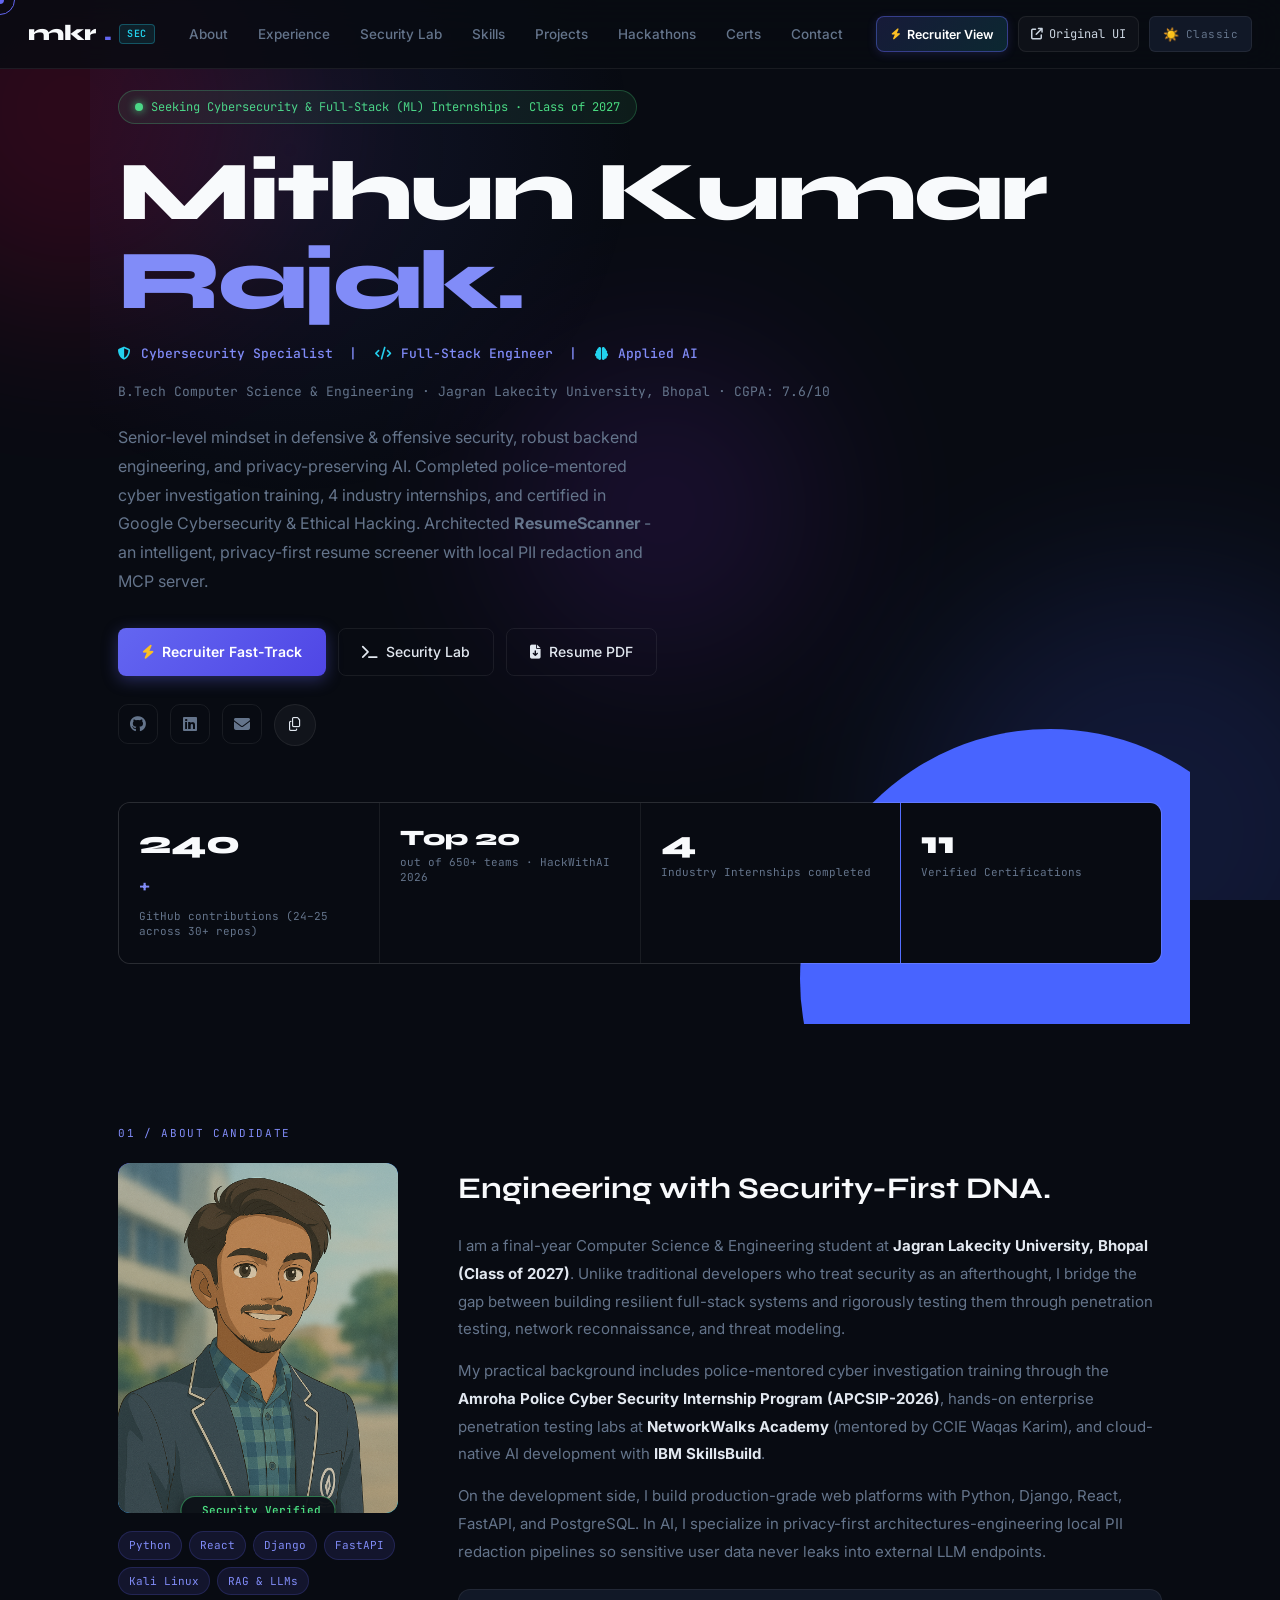
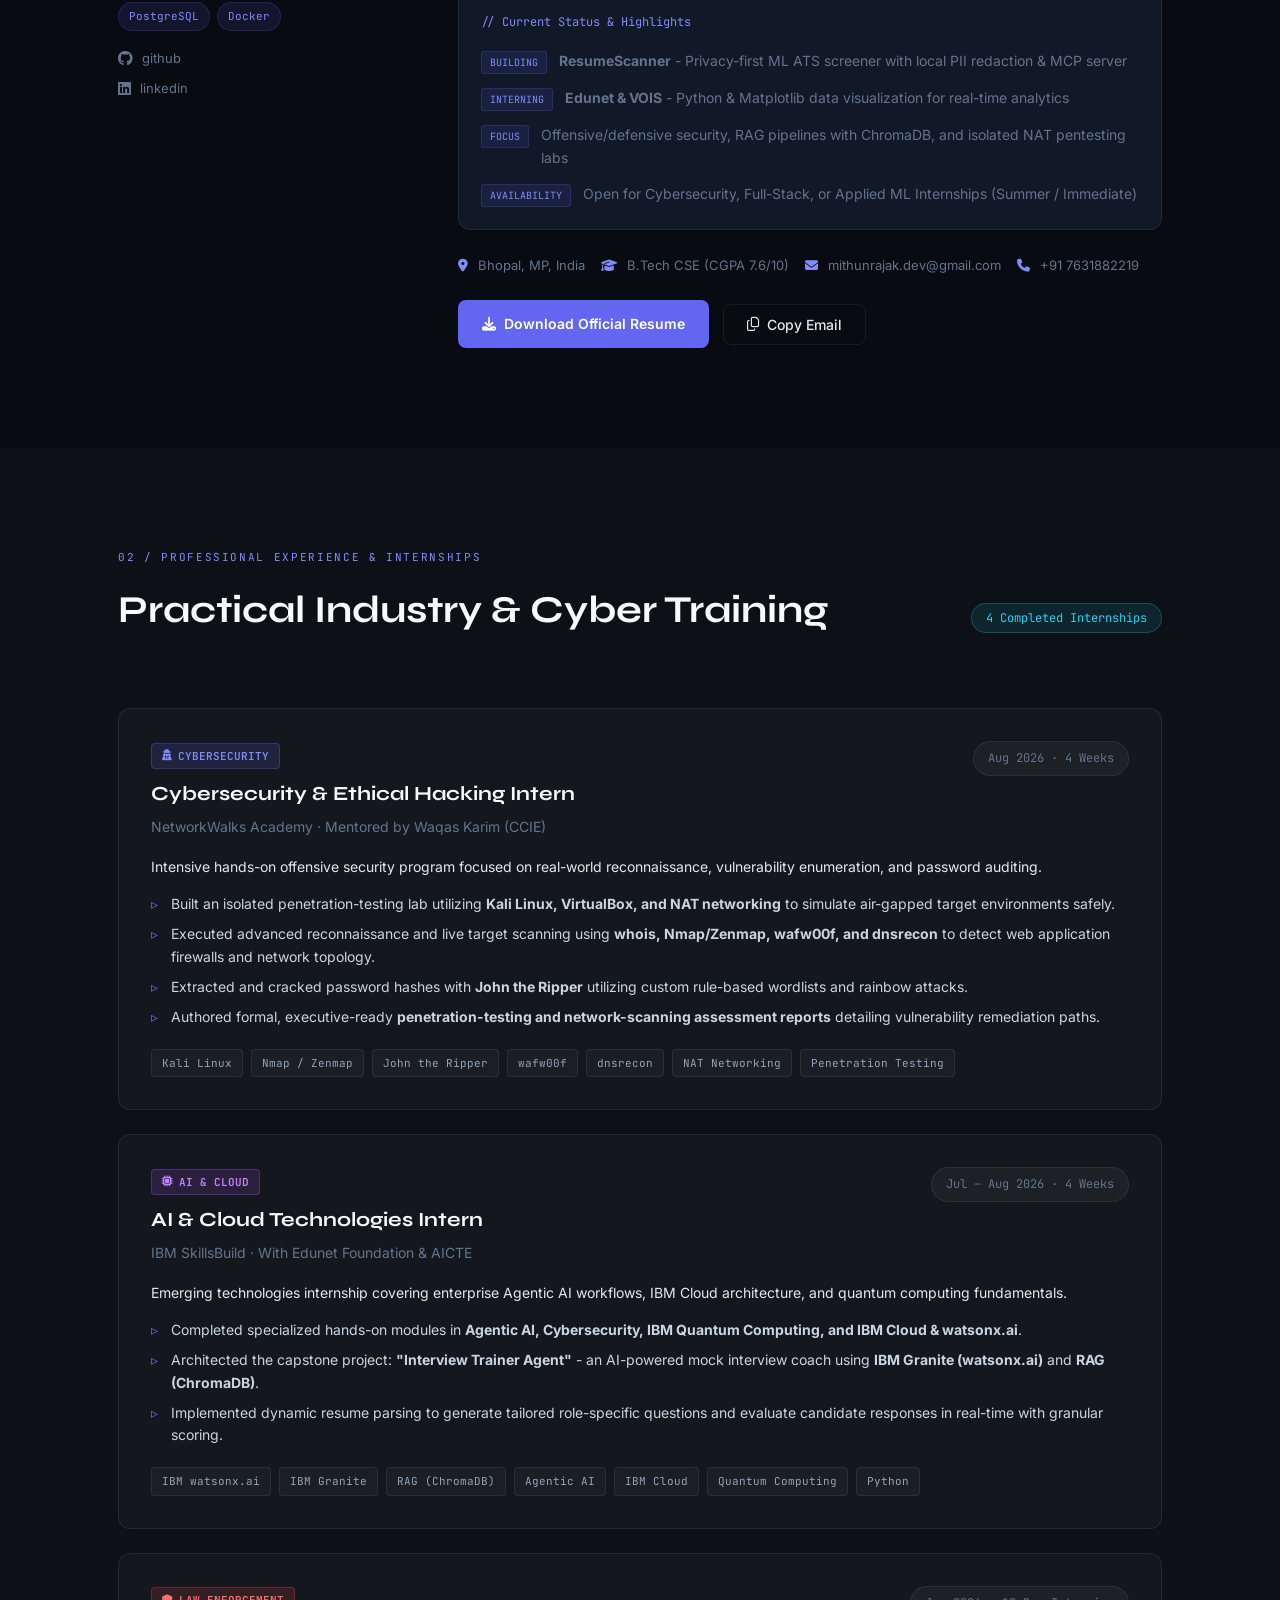
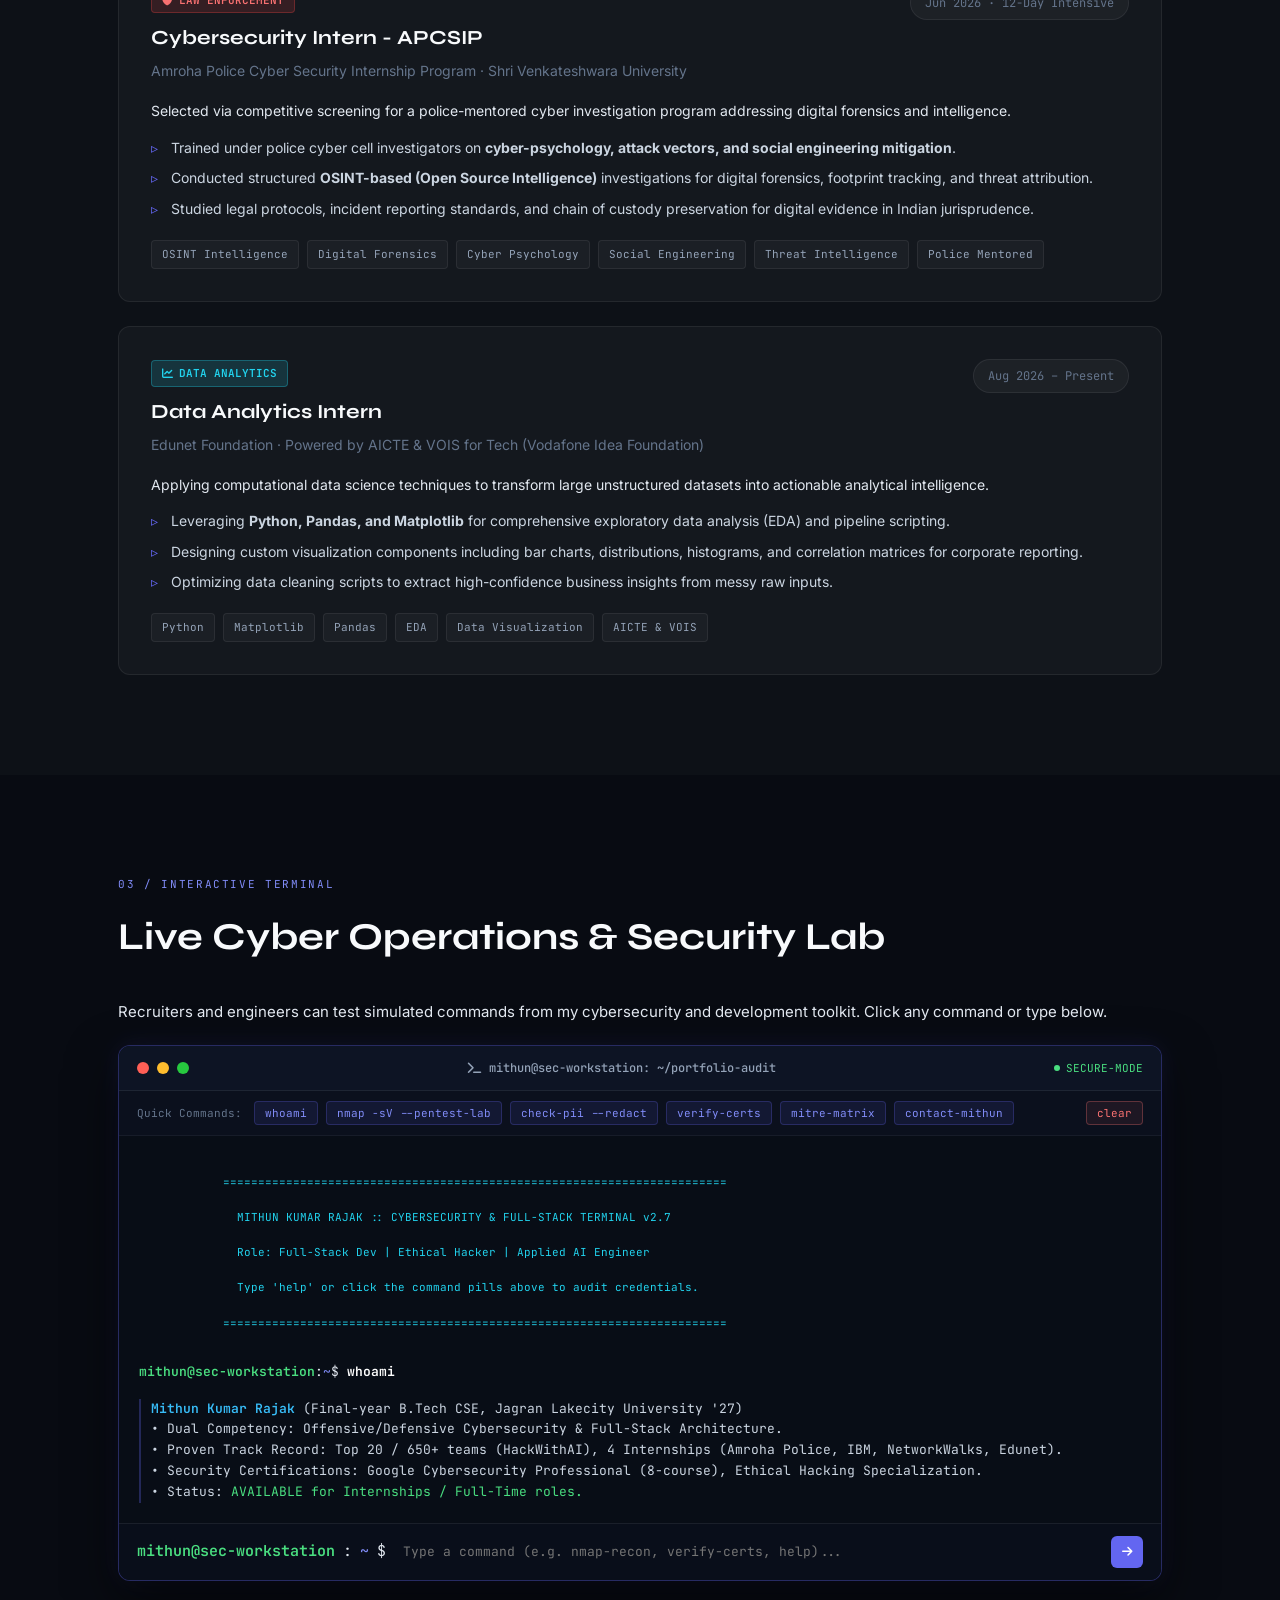
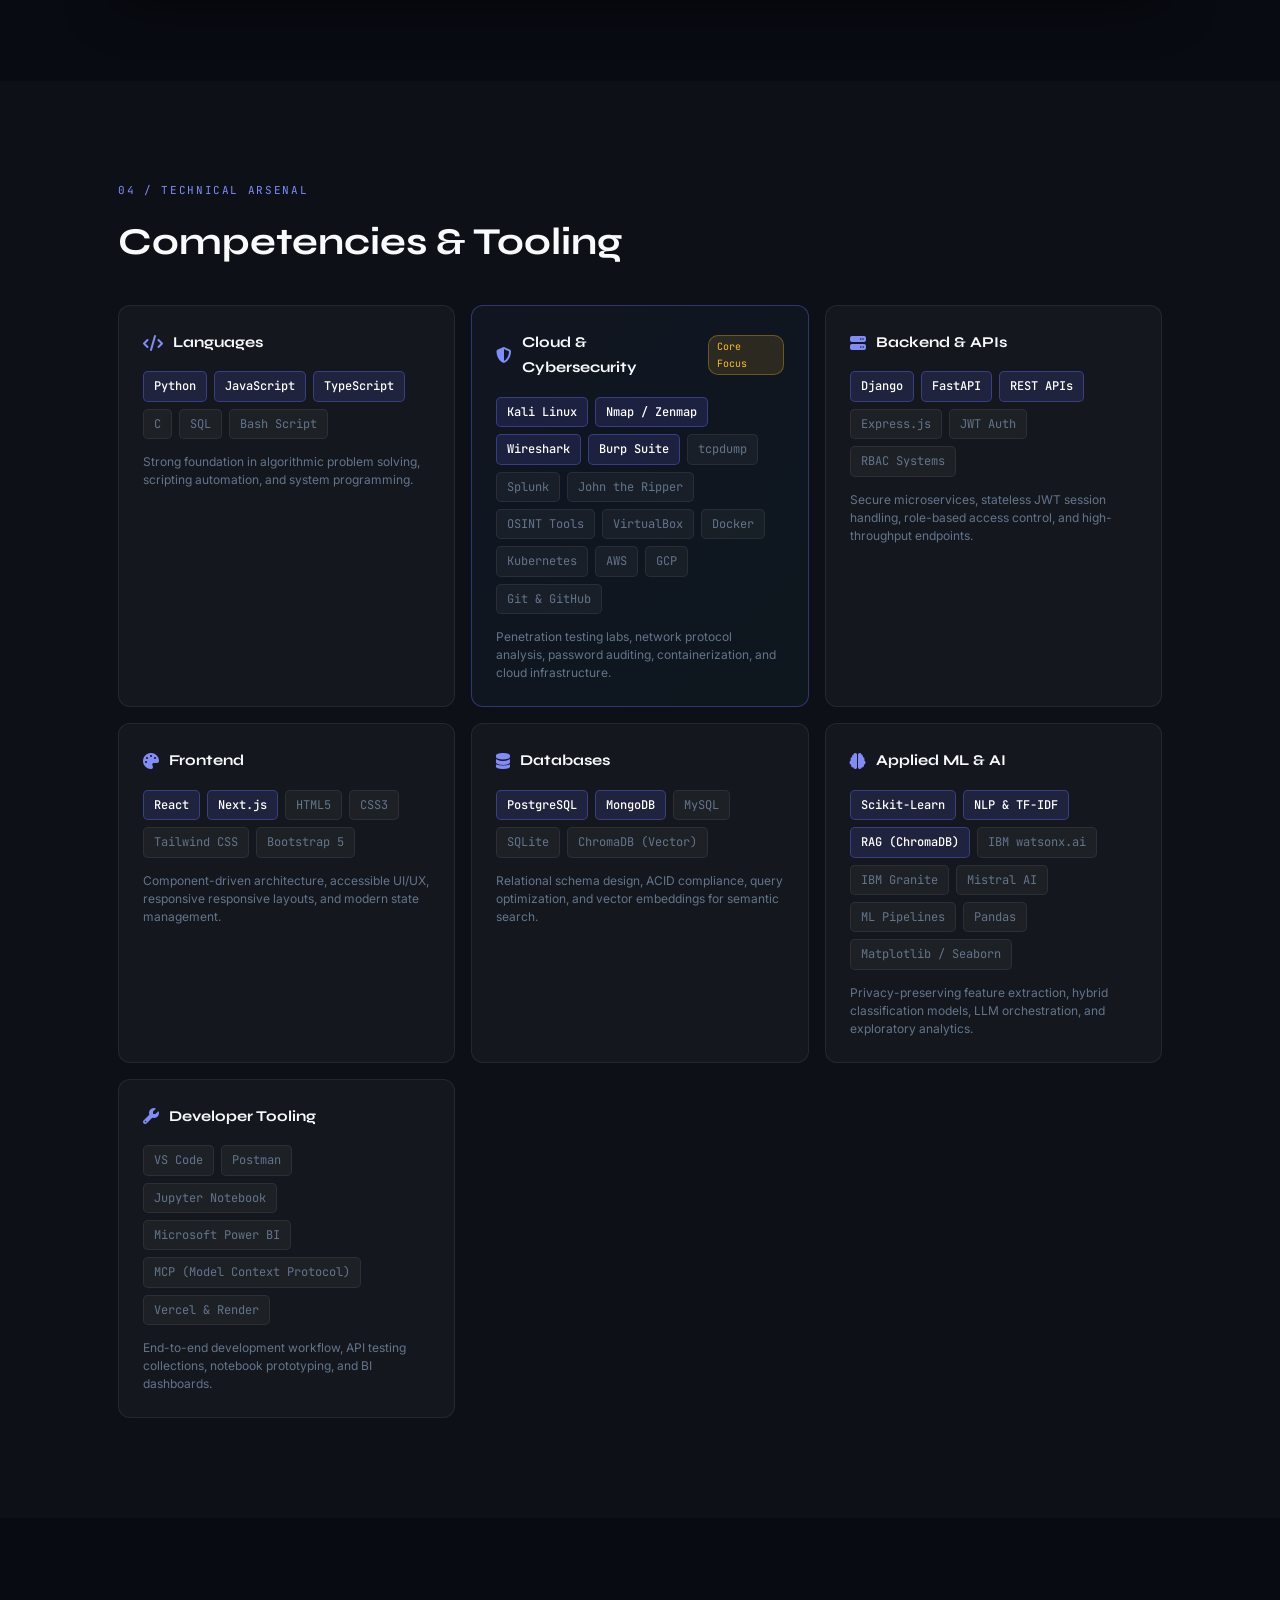
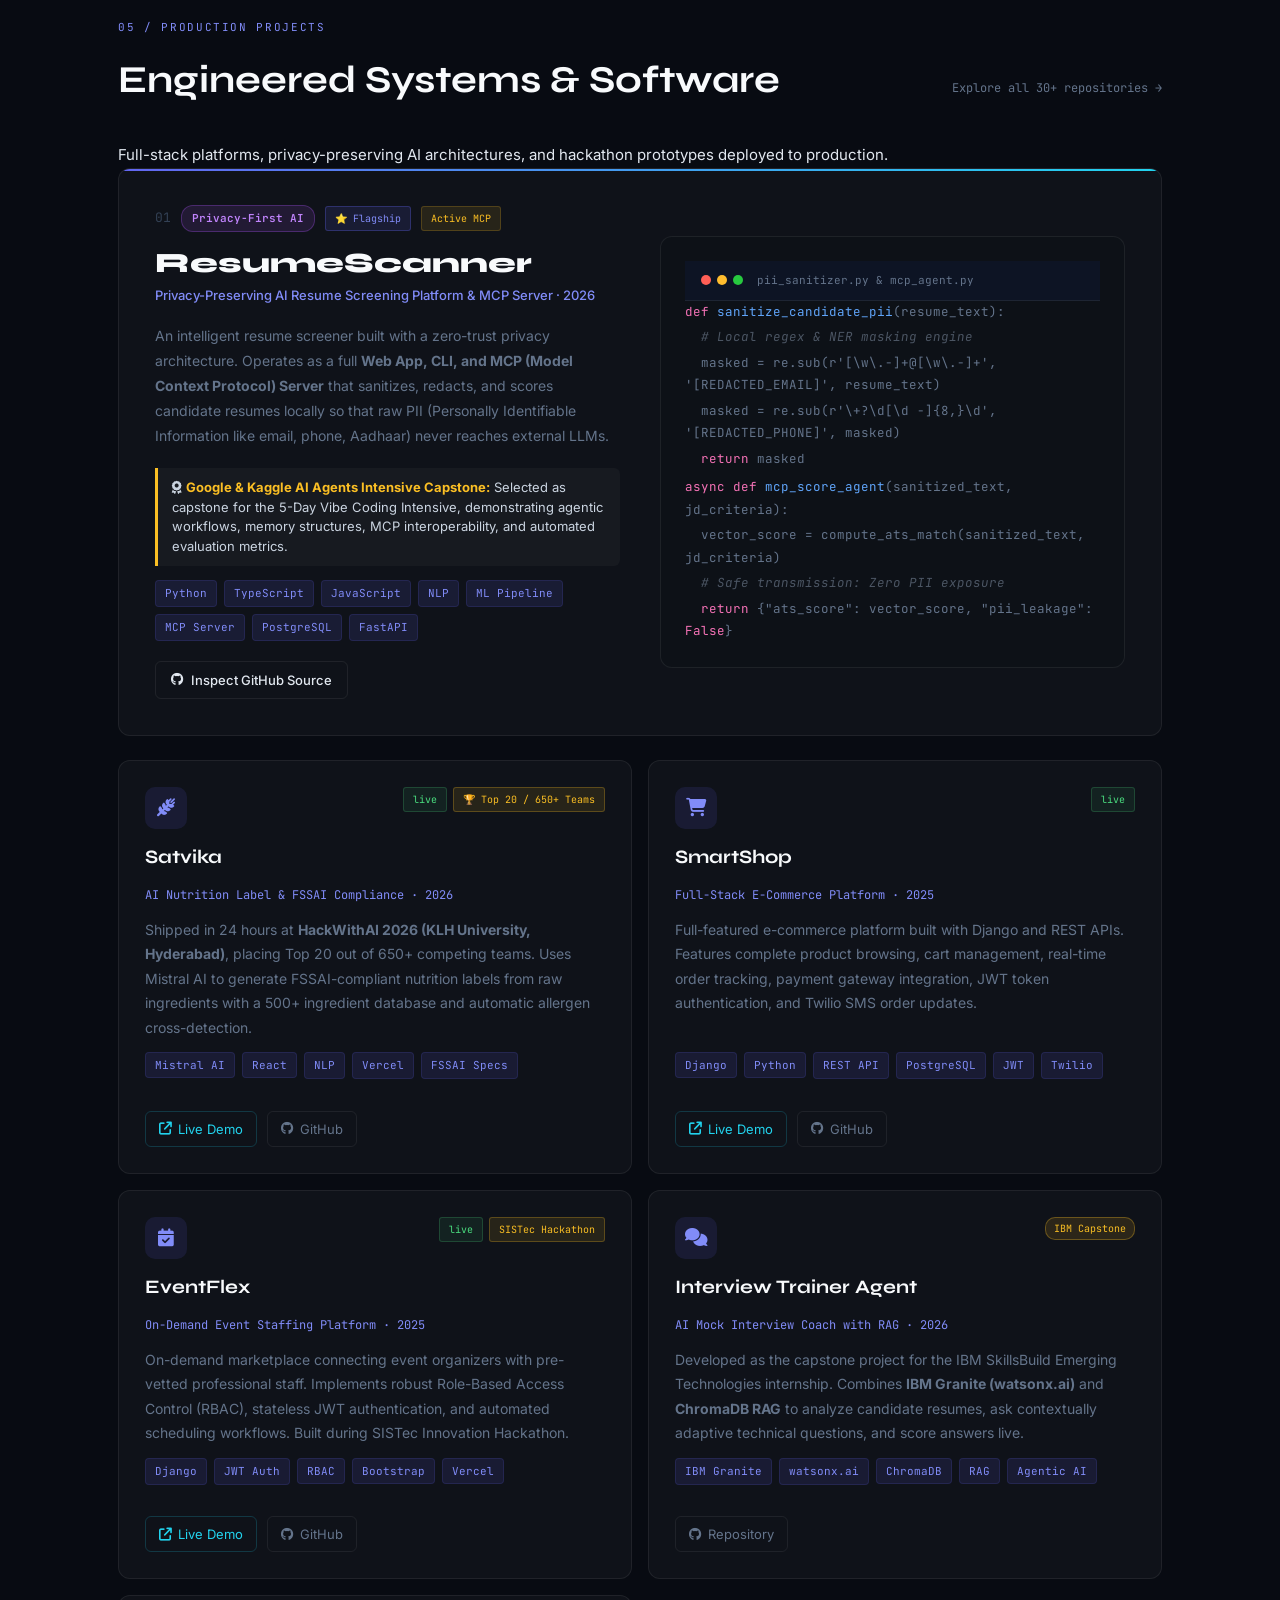
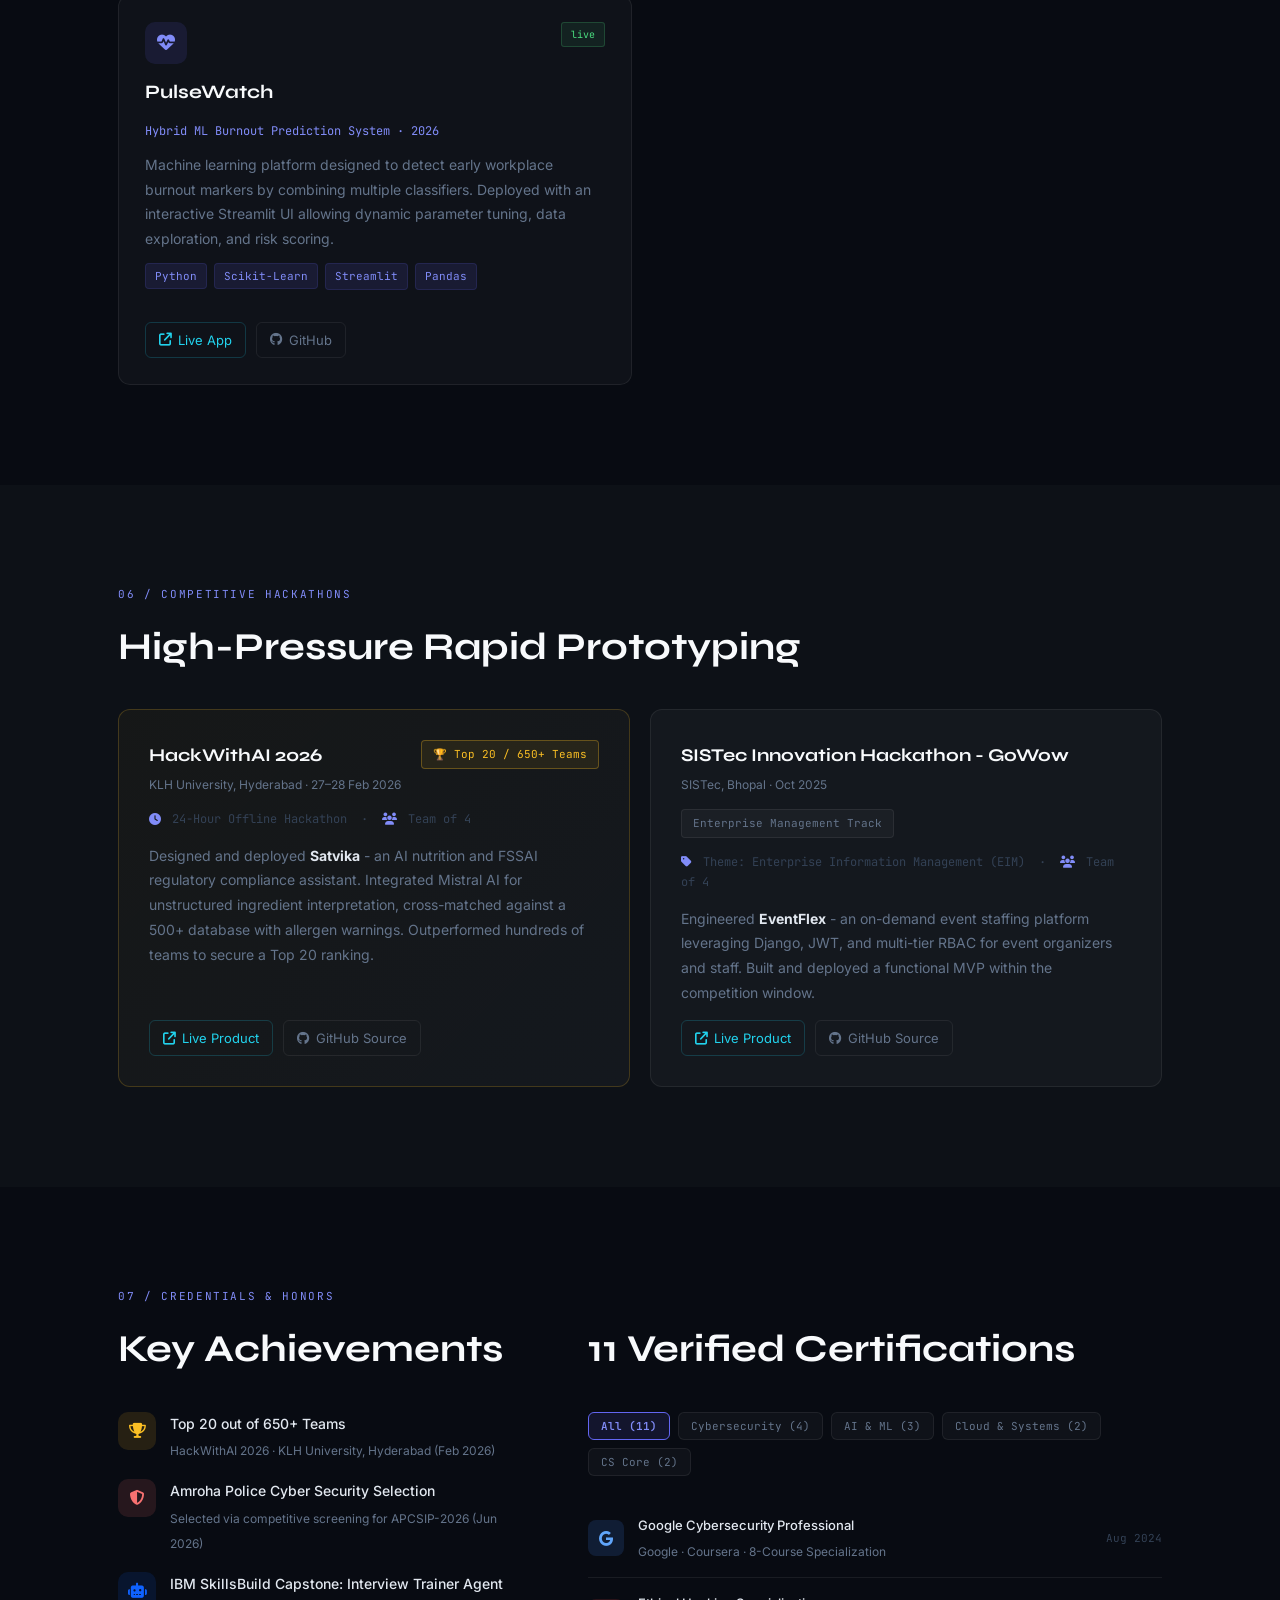
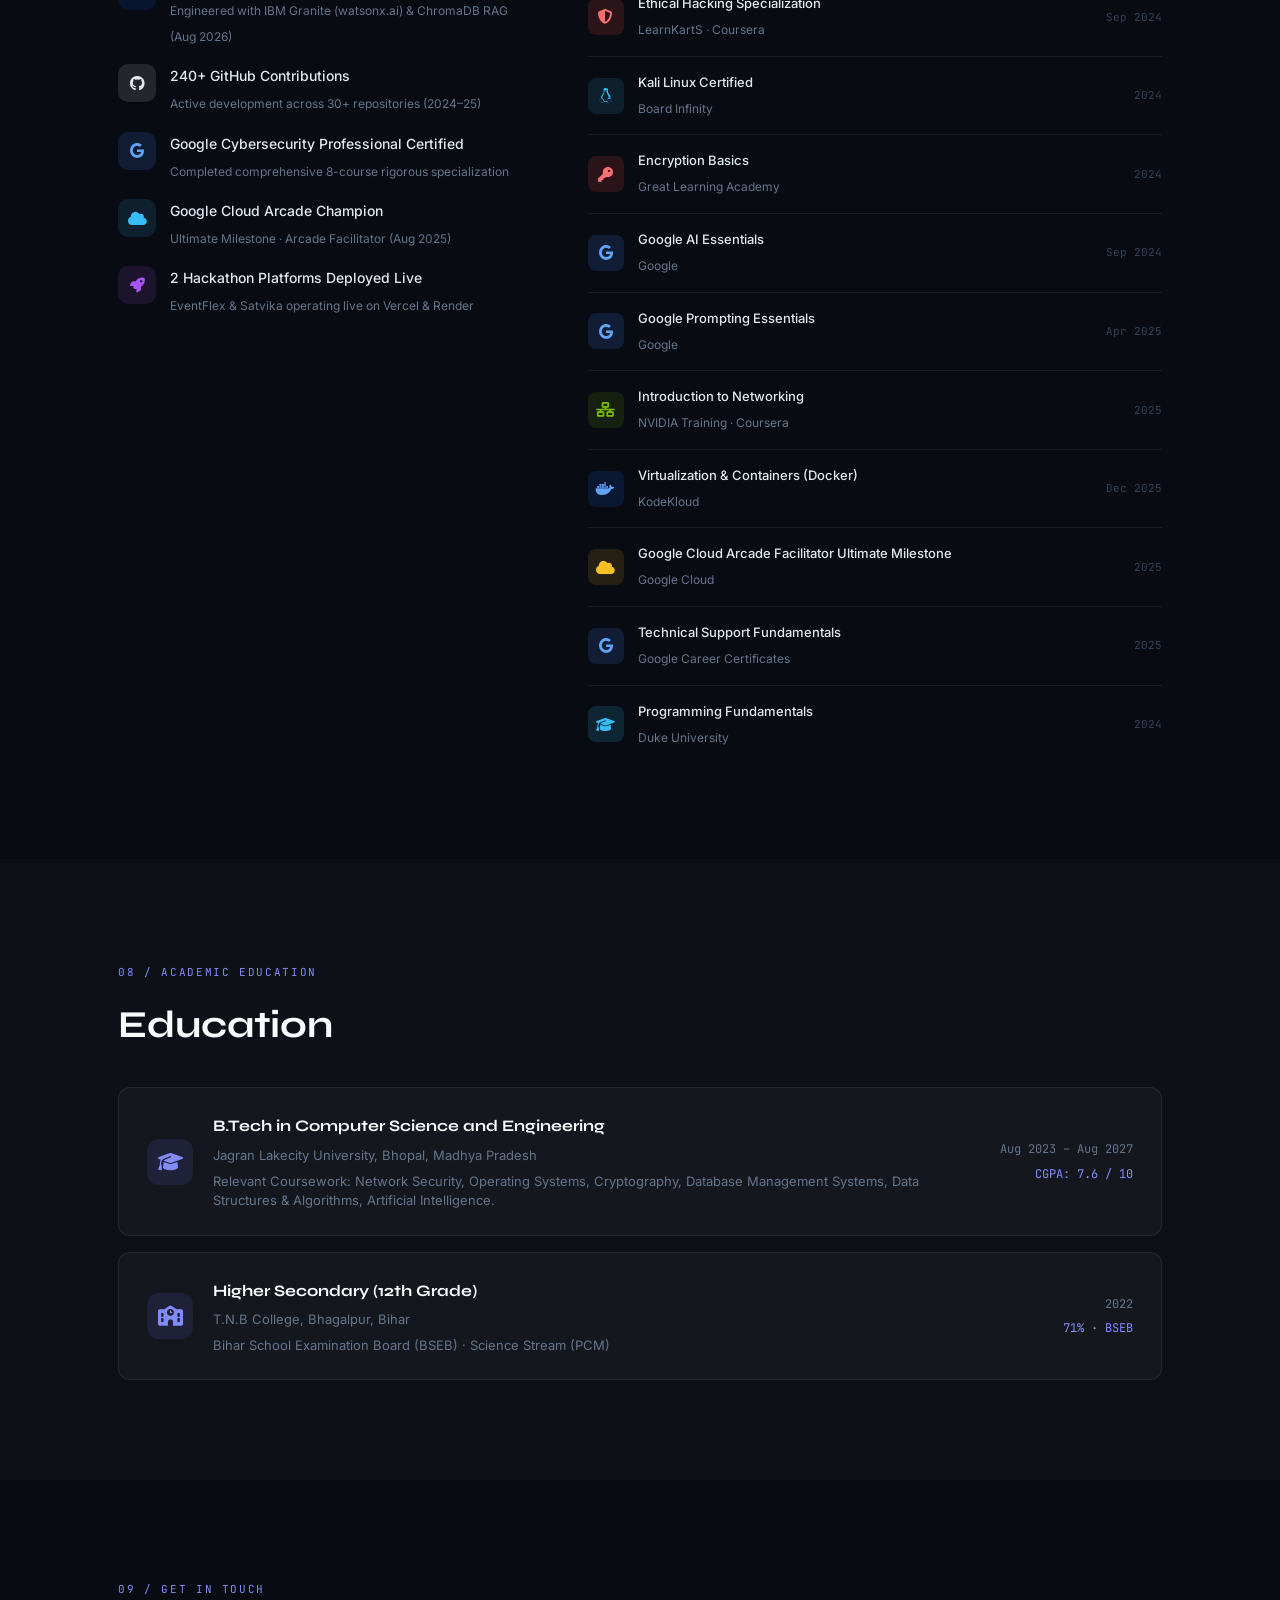
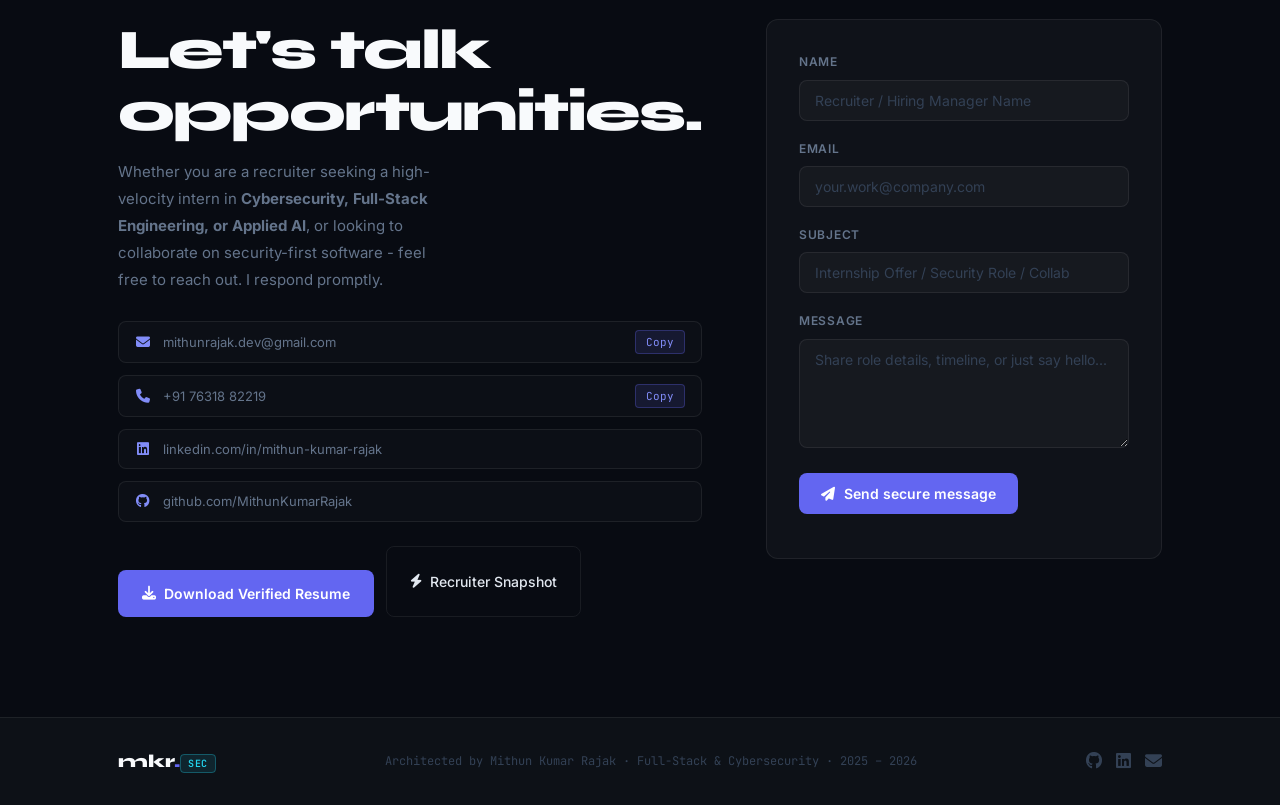
<file: index.html>
<!DOCTYPE html>
<!-- portfolio - mithun kumar rajak | senior developer & cybersecurity handling -->
<html lang="en">

<head>
  <meta charset="UTF-8" />
  <meta name="viewport" content="width=device-width, initial-scale=1.0" />
  <title>Mithun Kumar Rajak | Full-Stack Developer & Cybersecurity Specialist</title>
  <meta name="description"
    content="Portfolio of Mithun Kumar Rajak - Final-Year B.Tech CSE (2027) specializing in Cybersecurity, Full-Stack Engineering (Python, React, Django), and Applied AI. Top 20 HackWithAI 2026, Google Cybersecurity certified." />
  <meta property="og:title" content="Mithun Kumar Rajak | Full-Stack & Cybersecurity Engineer" />
  <meta property="og:description"
    content="Final-year CSE student with police-mentored cybersecurity training, 4 industry internships, 11 certifications, and top 20 hackathon finish out of 650+ teams." />
  <meta property="og:type" content="website" />
  <meta property="og:url" content="https://mithunkumarrajak.github.io/Portfolio/" />
  <meta property="og:image" content="https://mithunkumarrajak.github.io/Portfolio/images/user.png" />
  <meta name="theme-color" content="#080b12" />

  <!-- Favicon & PWA Icons -->
  <link rel="icon" type="image/png" href="images/favicon.png" />
  <link rel="apple-touch-icon" href="images/apple-touch-icon.png" />
  <link rel="manifest" href="manifest.json" />
  
  <style>
    body {
      visibility: hidden;
    }
  </style>
  <noscript><style>body { visibility: visible !important; }</style></noscript>
  
  <link rel="preconnect" href="https://fonts.googleapis.com" />
  <link rel="preconnect" href="https://fonts.gstatic.com" crossorigin />
  <link
    href="https://fonts.googleapis.com/css2?family=Syne:wght@600;700;800&family=Inter:wght@300;400;500;600;700&family=JetBrains+Mono:wght@400;500;600&display=swap"
    rel="stylesheet" />
  <link rel="stylesheet" href="https://cdnjs.cloudflare.com/ajax/libs/font-awesome/6.5.0/css/all.min.css" />
  <link rel="stylesheet" href="style.css" />
</head>

<body>
  <!-- Custom Cursor -->
  <div id="cursor" class="custom-cursor"></div>
  <div id="cursor-follower" class="custom-cursor-follower"></div>

  <!-- Mesh Gradient Background -->
  <div class="mesh-bg">
    <div class="blob blob-1"></div>
    <div class="blob blob-2"></div>
    <div class="blob blob-3"></div>
  </div>

  <!-- Toast Notification Container -->
  <div id="toastContainer" class="toast-container" aria-live="polite"></div>

  <!-- Header / Navigation -->
  <header id="header">
    <div class="header-inner">
      <a href="#home" class="logo">mkr<span class="logo-dot">.</span><span class="logo-tag">sec</span></a>
      <nav id="mainNav" class="main-nav">
        <a href="#about" class="nav-a">About</a>
        <a href="#experience" class="nav-a">Experience</a>
        <a href="#security-lab" class="nav-a">Security Lab</a>
        <a href="#skills" class="nav-a">Skills</a>
        <a href="#work" class="nav-a">Projects</a>
        <a href="#hackathons" class="nav-a">Hackathons</a>
        <a href="#certs" class="nav-a">Certs</a>
        <a href="#contact" class="nav-a">Contact</a>
        <div class="mobile-nav-actions">
          <button id="mobileRecruiterBtn" class="btn-recruiter-nav" aria-label="Recruiter Fast-Track">
            <i class="fa-solid fa-bolt"></i> <span>Recruiter View</span>
          </button>
          <a href="original.html" class="nav-resume">
            <i class="fa-solid fa-arrow-up-right-from-square"></i> <span>Original UI</span>
          </a>
          <button id="mobileThemeToggle" class="theme-toggle-btn" aria-label="Toggle theme">
            <span class="theme-icon">🌙</span>
            <span class="theme-label">Modern</span>
          </button>
        </div>
      </nav>
      <div class="header-actions">
        <button id="recruiterModalBtn" class="btn-recruiter-nav" title="Recruiter Fast-Track" aria-label="Open Recruiter Fast-Track">
          <i class="fa-solid fa-bolt"></i> <span>Recruiter View</span>
        </button>
        <a href="original.html" class="nav-resume" title="Switch to preserved original version">
          <i class="fa-solid fa-arrow-up-right-from-square"></i> <span>Original UI</span>
        </a>
        <button id="themeToggle" class="theme-toggle-btn" aria-label="Toggle theme">
          <span class="theme-icon">🌙</span>
          <span class="theme-label">Modern</span>
        </button>
        <button class="burger" id="burger" aria-label="Toggle navigation menu">
          <span></span><span></span><span></span>
        </button>
      </div>
    </div>
  </header>

  <!-- Hero Section -->
  <section id="home" class="hero">
    <div class="hero-bg-blob"></div>
    <div class="hero-bg-blob blob-2"></div>
    <div class="hero-wrap">
      <div class="hero-status-pill">
        <span class="status-indicator"></span>
        <span class="status-text">Seeking Cybersecurity &amp; Full-Stack (ML) Internships · Class of 2027</span>
      </div>
      <h1 class="hero-name">Mithun Kumar<br><span class="accent-word">Rajak.</span></h1>
      <p class="hero-role-badge">
        <i class="fa-solid fa-shield-halved"></i> Cybersecurity Specialist &nbsp;|&nbsp; 
        <i class="fa-solid fa-code"></i> Full-Stack Engineer &nbsp;|&nbsp; 
        <i class="fa-solid fa-brain"></i> Applied AI
      </p>
      <p class="hero-tagline">
        B.Tech Computer Science &amp; Engineering · Jagran Lakecity University, Bhopal · CGPA: 7.6/10
      </p>
      <p class="hero-desc">
        Senior-level mindset in defensive &amp; offensive security, robust backend engineering, and privacy-preserving AI.
        Completed police-mentored cyber investigation training, 4 industry internships, and certified in Google Cybersecurity &amp; Ethical Hacking.
        Architected <strong>ResumeScanner</strong> - an intelligent, privacy-first resume screener with local PII redaction and MCP server.
      </p>
      <div class="hero-btns">
        <button id="heroRecruiterBtn" class="btn-solid btn-fast-track">
          <i class="fa-solid fa-bolt"></i> Recruiter Fast-Track
        </button>
        <a href="#security-lab" class="btn-ghost">
          <i class="fa-solid fa-terminal"></i> Security Lab
        </a>
        <a href="images/MithunKumarRajak_Resume.pdf" download class="btn-ghost">
          <i class="fa-solid fa-file-arrow-down"></i> Resume PDF
        </a>
      </div>
      <div class="hero-links">
        <a href="https://github.com/MithunKumarRajak" target="_blank" rel="noopener noreferrer" aria-label="GitHub Profile" title="GitHub">
          <i class="fa-brands fa-github"></i>
        </a>
        <a href="https://www.linkedin.com/in/mithun-kumar-rajak/" target="_blank" rel="noopener noreferrer" aria-label="LinkedIn Profile" title="LinkedIn">
          <i class="fa-brands fa-linkedin"></i>
        </a>
        <a href="mailto:mithunrajak.dev@gmail.com" aria-label="Send Email" title="Email Mithun">
          <i class="fa-solid fa-envelope"></i>
        </a>
        <button class="icon-btn copy-btn" data-copy="mithunrajak.dev@gmail.com" title="Copy Email">
          <i class="fa-regular fa-copy"></i>
        </button>
      </div>
    </div>
    <div class="hero-numbers">
      <div class="h-num">
        <span class="h-val" data-count="240">0</span><span class="h-plus">+</span>
        <span class="h-label">GitHub contributions (24–25 across 30+ repos)</span>
      </div>
      <div class="h-num">
        <span class="h-val h-text">Top 20</span>
        <span class="h-label">out of 650+ teams · HackWithAI 2026</span>
      </div>
      <div class="h-num">
        <span class="h-val" data-count="4">0</span>
        <span class="h-label">Industry Internships completed</span>
      </div>
      <div class="h-num">
        <span class="h-val" data-count="11">0</span>
        <span class="h-label">Verified Certifications</span>
      </div>
    </div>
  </section>

  <!-- About Section -->
  <section id="about" class="section">
    <div class="wrap">
      <div class="sec-label reveal">01 / about candidate</div>
      <div class="about-grid">
        <div class="about-img-col reveal">
          <div class="about-img-wrap">
            <img src="images/user.png" alt="Mithun Kumar Rajak" id="profileImg" loading="lazy" decoding="async" />
            <div class="security-verified-badge" title="Verified Credentials & Ethical Hacking Background">
              <i class="fa-solid fa-shield-check"></i> Security Verified
            </div>
          </div>
          <div class="about-chips">
            <span>Python</span><span>React</span><span>Django</span>
            <span>FastAPI</span><span>Kali Linux</span><span>RAG &amp; LLMs</span>
            <span>PostgreSQL</span><span>Docker</span>
          </div>
          <div class="about-socials">
            <a href="https://github.com/MithunKumarRajak" target="_blank" rel="noopener noreferrer"><i class="fa-brands fa-github"></i> github</a>
            <a href="https://www.linkedin.com/in/mithun-kumar-rajak/" target="_blank" rel="noopener noreferrer"><i class="fa-brands fa-linkedin"></i> linkedin</a>
          </div>
        </div>
        <div class="about-text-col reveal">
          <h2 class="about-heading">Engineering with Security-First DNA.</h2>
          <p>
            I am a final-year Computer Science &amp; Engineering student at <strong>Jagran Lakecity University, Bhopal (Class of 2027)</strong>. 
            Unlike traditional developers who treat security as an afterthought, I bridge the gap between building resilient full-stack systems and rigorously testing them through penetration testing, network reconnaissance, and threat modeling.
          </p>
          <p>
            My practical background includes police-mentored cyber investigation training through the <strong>Amroha Police Cyber Security Internship Program (APCSIP-2026)</strong>, hands-on enterprise penetration testing labs at <strong>NetworkWalks Academy</strong> (mentored by CCIE Waqas Karim), and cloud-native AI development with <strong>IBM SkillsBuild</strong>.
          </p>
          <p>
            On the development side, I build production-grade web platforms with Python, Django, React, FastAPI, and PostgreSQL. In AI, I specialize in privacy-first architectures-engineering local PII redaction pipelines so sensitive user data never leaks into external LLM endpoints.
          </p>

          <div class="now-card">
            <span class="now-heading">// Current Status &amp; Highlights</span>
            <div class="now-rows">
              <div class="now-row">
                <span class="now-pill">building</span>
                <span><strong>ResumeScanner</strong> - Privacy-first ML ATS screener with local PII redaction &amp; MCP server</span>
              </div>
              <div class="now-row">
                <span class="now-pill">interning</span>
                <span><strong>Edunet &amp; VOIS</strong> - Python &amp; Matplotlib data visualization for real-time analytics</span>
              </div>
              <div class="now-row">
                <span class="now-pill">focus</span>
                <span>Offensive/defensive security, RAG pipelines with ChromaDB, and isolated NAT pentesting labs</span>
              </div>
              <div class="now-row">
                <span class="now-pill">availability</span>
                <span>Open for Cybersecurity, Full-Stack, or Applied ML Internships (Summer / Immediate)</span>
              </div>
            </div>
          </div>

          <div class="info-row">
            <span><i class="fa-solid fa-location-dot"></i> Bhopal, MP, India</span>
            <span><i class="fa-solid fa-graduation-cap"></i> B.Tech CSE (CGPA 7.6/10)</span>
            <span><i class="fa-solid fa-envelope"></i> mithunrajak.dev@gmail.com</span>
            <span><i class="fa-solid fa-phone"></i> +91 7631882219</span>
          </div>
          
          <div class="about-action-row">
            <a href="images/MithunKumarRajak_Resume.pdf" download class="btn-solid btn-download">
              <i class="fa-solid fa-download"></i> Download Official Resume
            </a>
            <button class="btn-ghost copy-btn" data-copy="mithunrajak.dev@gmail.com">
              <i class="fa-regular fa-copy"></i> Copy Email
            </button>
          </div>
        </div>
      </div>
    </div>
  </section>

  <!-- Experience & Internships Section -->
  <section id="experience" class="section section-alt">
    <div class="wrap">
      <div class="sec-label reveal">02 / professional experience &amp; internships</div>
      <div class="exp-header-row reveal">
        <h2 class="sec-heading">Practical Industry &amp; Cyber Training</h2>
        <span class="exp-counter">4 Completed Internships</span>
      </div>

      <div class="exp-timeline">
        <!-- 1. NetworkWalks Academy -->
        <div class="exp-card reveal">
          <div class="exp-card-header">
            <div class="exp-role-title">
              <div class="exp-badge-sec"><i class="fa-solid fa-user-secret"></i> Cybersecurity</div>
              <h3>Cybersecurity &amp; Ethical Hacking Intern</h3>
              <p class="exp-company">NetworkWalks Academy · Mentored by Waqas Karim (CCIE)</p>
            </div>
            <div class="exp-date-pill">Aug 2026 · 4 Weeks</div>
          </div>
          <p class="exp-summary">
            Intensive hands-on offensive security program focused on real-world reconnaissance, vulnerability enumeration, and password auditing.
          </p>
          <ul class="exp-bullets">
            <li>Built an isolated penetration-testing lab utilizing <strong>Kali Linux, VirtualBox, and NAT networking</strong> to simulate air-gapped target environments safely.</li>
            <li>Executed advanced reconnaissance and live target scanning using <strong>whois, Nmap/Zenmap, wafw00f, and dnsrecon</strong> to detect web application firewalls and network topology.</li>
            <li>Extracted and cracked password hashes with <strong>John the Ripper</strong> utilizing custom rule-based wordlists and rainbow attacks.</li>
            <li>Authored formal, executive-ready <strong>penetration-testing and network-scanning assessment reports</strong> detailing vulnerability remediation paths.</li>
          </ul>
          <div class="exp-tags">
            <span>Kali Linux</span><span>Nmap / Zenmap</span><span>John the Ripper</span>
            <span>wafw00f</span><span>dnsrecon</span><span>NAT Networking</span><span>Penetration Testing</span>
          </div>
        </div>

        <!-- 2. IBM SkillsBuild -->
        <div class="exp-card reveal">
          <div class="exp-card-header">
            <div class="exp-role-title">
              <div class="exp-badge-ai"><i class="fa-solid fa-microchip"></i> AI &amp; Cloud</div>
              <h3>AI &amp; Cloud Technologies Intern</h3>
              <p class="exp-company">IBM SkillsBuild · With Edunet Foundation &amp; AICTE</p>
            </div>
            <div class="exp-date-pill">Jul – Aug 2026 · 4 Weeks</div>
          </div>
          <p class="exp-summary">
            Emerging technologies internship covering enterprise Agentic AI workflows, IBM Cloud architecture, and quantum computing fundamentals.
          </p>
          <ul class="exp-bullets">
            <li>Completed specialized hands-on modules in <strong>Agentic AI, Cybersecurity, IBM Quantum Computing, and IBM Cloud &amp; watsonx.ai</strong>.</li>
            <li>Architected the capstone project: <strong>"Interview Trainer Agent"</strong> - an AI-powered mock interview coach using <strong>IBM Granite (watsonx.ai)</strong> and <strong>RAG (ChromaDB)</strong>.</li>
            <li>Implemented dynamic resume parsing to generate tailored role-specific questions and evaluate candidate responses in real-time with granular scoring.</li>
          </ul>
          <div class="exp-tags">
            <span>IBM watsonx.ai</span><span>IBM Granite</span><span>RAG (ChromaDB)</span>
            <span>Agentic AI</span><span>IBM Cloud</span><span>Quantum Computing</span><span>Python</span>
          </div>
        </div>

        <!-- 3. Amroha Police -->
        <div class="exp-card reveal">
          <div class="exp-card-header">
            <div class="exp-role-title">
              <div class="exp-badge-police"><i class="fa-solid fa-shield"></i> Law Enforcement</div>
              <h3>Cybersecurity Intern - APCSIP</h3>
              <p class="exp-company">Amroha Police Cyber Security Internship Program · Shri Venkateshwara University</p>
            </div>
            <div class="exp-date-pill">Jun 2026 · 12-Day Intensive</div>
          </div>
          <p class="exp-summary">
            Selected via competitive screening for a police-mentored cyber investigation program addressing digital forensics and intelligence.
          </p>
          <ul class="exp-bullets">
            <li>Trained under police cyber cell investigators on <strong>cyber-psychology, attack vectors, and social engineering mitigation</strong>.</li>
            <li>Conducted structured <strong>OSINT-based (Open Source Intelligence)</strong> investigations for digital forensics, footprint tracking, and threat attribution.</li>
            <li>Studied legal protocols, incident reporting standards, and chain of custody preservation for digital evidence in Indian jurisprudence.</li>
          </ul>
          <div class="exp-tags">
            <span>OSINT Intelligence</span><span>Digital Forensics</span><span>Cyber Psychology</span>
            <span>Social Engineering</span><span>Threat Intelligence</span><span>Police Mentored</span>
          </div>
        </div>

        <!-- 4. Edunet Foundation -->
        <div class="exp-card reveal">
          <div class="exp-card-header">
            <div class="exp-role-title">
              <div class="exp-badge-data"><i class="fa-solid fa-chart-line"></i> Data Analytics</div>
              <h3>Data Analytics Intern</h3>
              <p class="exp-company">Edunet Foundation · Powered by AICTE &amp; VOIS for Tech (Vodafone Idea Foundation)</p>
            </div>
            <div class="exp-date-pill">Aug 2026 – Present</div>
          </div>
          <p class="exp-summary">
            Applying computational data science techniques to transform large unstructured datasets into actionable analytical intelligence.
          </p>
          <ul class="exp-bullets">
            <li>Leveraging <strong>Python, Pandas, and Matplotlib</strong> for comprehensive exploratory data analysis (EDA) and pipeline scripting.</li>
            <li>Designing custom visualization components including bar charts, distributions, histograms, and correlation matrices for corporate reporting.</li>
            <li>Optimizing data cleaning scripts to extract high-confidence business insights from messy raw inputs.</li>
          </ul>
          <div class="exp-tags">
            <span>Python</span><span>Matplotlib</span><span>Pandas</span>
            <span>EDA</span><span>Data Visualization</span><span>AICTE &amp; VOIS</span>
          </div>
        </div>
      </div>
    </div>
  </section>

  <!-- Interactive Security Lab / Cyber Terminal -->
  <section id="security-lab" class="section">
    <div class="wrap">
      <div class="sec-label reveal">03 / interactive terminal</div>
      <div class="sec-header-wrap reveal">
        <h2 class="sec-heading">Live Cyber Operations &amp; Security Lab</h2>
        <p class="sec-sub">
          Recruiters and engineers can test simulated commands from my cybersecurity and development toolkit. Click any command or type below.
        </p>
      </div>

      <div class="terminal-container reveal">
        <div class="terminal-bar">
          <div class="terminal-dots">
            <span class="dot dot-red"></span>
            <span class="dot dot-yellow"></span>
            <span class="dot dot-green"></span>
          </div>
          <div class="terminal-title">
            <i class="fa-solid fa-terminal"></i> mithun@sec-workstation: ~/portfolio-audit
          </div>
          <div class="terminal-status">
            <span class="term-status-dot"></span> SECURE-MODE
          </div>
        </div>

        <div class="terminal-quick-actions">
          <span class="quick-label">Quick Commands:</span>
          <button class="term-pill" data-cmd="whoami">whoami</button>
          <button class="term-pill" data-cmd="nmap-recon">nmap -sV --pentest-lab</button>
          <button class="term-pill" data-cmd="check-pii">check-pii --redact</button>
          <button class="term-pill" data-cmd="verify-certs">verify-certs</button>
          <button class="term-pill" data-cmd="mitre-skills">mitre-matrix</button>
          <button class="term-pill" data-cmd="contact">contact-mithun</button>
          <button class="term-pill pill-clear" data-cmd="clear">clear</button>
        </div>

        <div class="terminal-body" id="terminalBody">
          <div class="term-line output-banner">
            ========================================================================<br>
            &nbsp; MITHUN KUMAR RAJAK :: CYBERSECURITY &amp; FULL-STACK TERMINAL v2.7<br>
            &nbsp; Role: Full-Stack Dev | Ethical Hacker | Applied AI Engineer<br>
            &nbsp; Type 'help' or click the command pills above to audit credentials.<br>
            ========================================================================
          </div>
          <div class="term-line">
            <span class="prompt-user">mithun@sec-workstation</span>:<span class="prompt-dir">~</span>$&nbsp;<span class="command-text">whoami</span>
          </div>
          <div class="term-output">
            <span class="c-hl">Mithun Kumar Rajak</span> (Final-year B.Tech CSE, Jagran Lakecity University '27)<br>
            &bull; Dual Competency: Offensive/Defensive Cybersecurity &amp; Full-Stack Architecture.<br>
            &bull; Proven Track Record: Top 20 / 650+ teams (HackWithAI), 4 Internships (Amroha Police, IBM, NetworkWalks, Edunet).<br>
            &bull; Security Certifications: Google Cybersecurity Professional (8-course), Ethical Hacking Specialization.<br>
            &bull; Status: <span class="c-green">AVAILABLE for Internships / Full-Time roles.</span>
          </div>
        </div>

        <div class="terminal-input-row">
          <span class="prompt-user">mithun@sec-workstation</span>:<span class="prompt-dir">~</span>$&nbsp;
          <input type="text" id="terminalInput" class="terminal-input" placeholder="Type a command (e.g. nmap-recon, verify-certs, help)..." autocomplete="off" spellcheck="false" />
          <button id="terminalSend" class="terminal-send-btn" aria-label="Execute command"><i class="fa-solid fa-arrow-right"></i></button>
        </div>
      </div>
    </div>
  </section>

  <!-- Skills Matrix Section -->
  <section id="skills" class="section section-alt">
    <div class="wrap">
      <div class="sec-label reveal">04 / technical arsenal</div>
      <h2 class="sec-heading reveal">Competencies &amp; Tooling</h2>
      
      <div class="skills-grid">
        <!-- 1. Languages -->
        <div class="skill-card reveal">
          <div class="sk-head">
            <i class="fa-solid fa-code"></i>
            <h3>Languages</h3>
          </div>
          <div class="sk-tags">
            <span class="sk-core">Python</span>
            <span class="sk-core">JavaScript</span>
            <span class="sk-core">TypeScript</span>
            <span>C</span>
            <span>SQL</span>
            <span>Bash Script</span>
          </div>
          <p class="sk-desc">Strong foundation in algorithmic problem solving, scripting automation, and system programming.</p>
        </div>

        <!-- 2. Cloud & Cybersecurity -->
        <div class="skill-card skill-card-featured reveal">
          <div class="sk-head">
            <i class="fa-solid fa-shield-halved"></i>
            <h3>Cloud &amp; Cybersecurity</h3>
            <span class="badge-feat-mini">Core Focus</span>
          </div>
          <div class="sk-tags">
            <span class="sk-core">Kali Linux</span>
            <span class="sk-core">Nmap / Zenmap</span>
            <span class="sk-core">Wireshark</span>
            <span class="sk-core">Burp Suite</span>
            <span>tcpdump</span>
            <span>Splunk</span>
            <span>John the Ripper</span>
            <span>OSINT Tools</span>
            <span>VirtualBox</span>
            <span>Docker</span>
            <span>Kubernetes</span>
            <span>AWS</span>
            <span>GCP</span>
            <span>Git &amp; GitHub</span>
          </div>
          <p class="sk-desc">Penetration testing labs, network protocol analysis, password auditing, containerization, and cloud infrastructure.</p>
        </div>

        <!-- 3. Backend & APIs -->
        <div class="skill-card reveal">
          <div class="sk-head">
            <i class="fa-solid fa-server"></i>
            <h3>Backend &amp; APIs</h3>
          </div>
          <div class="sk-tags">
            <span class="sk-core">Django</span>
            <span class="sk-core">FastAPI</span>
            <span class="sk-core">REST APIs</span>
            <span>Express.js</span>
            <span>JWT Auth</span>
            <span>RBAC Systems</span>
          </div>
          <p class="sk-desc">Secure microservices, stateless JWT session handling, role-based access control, and high-throughput endpoints.</p>
        </div>

        <!-- 4. Frontend -->
        <div class="skill-card reveal">
          <div class="sk-head">
            <i class="fa-solid fa-palette"></i>
            <h3>Frontend</h3>
          </div>
          <div class="sk-tags">
            <span class="sk-core">React</span>
            <span class="sk-core">Next.js</span>
            <span>HTML5</span>
            <span>CSS3</span>
            <span>Tailwind CSS</span>
            <span>Bootstrap 5</span>
          </div>
          <p class="sk-desc">Component-driven architecture, accessible UI/UX, responsive responsive layouts, and modern state management.</p>
        </div>

        <!-- 5. Databases -->
        <div class="skill-card reveal">
          <div class="sk-head">
            <i class="fa-solid fa-database"></i>
            <h3>Databases</h3>
          </div>
          <div class="sk-tags">
            <span class="sk-core">PostgreSQL</span>
            <span class="sk-core">MongoDB</span>
            <span>MySQL</span>
            <span>SQLite</span>
            <span>ChromaDB (Vector)</span>
          </div>
          <p class="sk-desc">Relational schema design, ACID compliance, query optimization, and vector embeddings for semantic search.</p>
        </div>

        <!-- 6. Applied ML & AI -->
        <div class="skill-card reveal">
          <div class="sk-head">
            <i class="fa-solid fa-brain"></i>
            <h3>Applied ML &amp; AI</h3>
          </div>
          <div class="sk-tags">
            <span class="sk-core">Scikit-Learn</span>
            <span class="sk-core">NLP &amp; TF-IDF</span>
            <span class="sk-core">RAG (ChromaDB)</span>
            <span>IBM watsonx.ai</span>
            <span>IBM Granite</span>
            <span>Mistral AI</span>
            <span>ML Pipelines</span>
            <span>Pandas</span>
            <span>Matplotlib / Seaborn</span>
          </div>
          <p class="sk-desc">Privacy-preserving feature extraction, hybrid classification models, LLM orchestration, and exploratory analytics.</p>
        </div>

        <!-- 7. Developer Tooling -->
        <div class="skill-card reveal">
          <div class="sk-head">
            <i class="fa-solid fa-wrench"></i>
            <h3>Developer Tooling</h3>
          </div>
          <div class="sk-tags">
            <span>VS Code</span>
            <span>Postman</span>
            <span>Jupyter Notebook</span>
            <span>Microsoft Power BI</span>
            <span>MCP (Model Context Protocol)</span>
            <span>Vercel &amp; Render</span>
          </div>
          <p class="sk-desc">End-to-end development workflow, API testing collections, notebook prototyping, and BI dashboards.</p>
        </div>
      </div>
    </div>
  </section>

  <!-- Projects Section -->
  <section id="work" class="section">
    <div class="wrap">
      <div class="sec-label reveal">05 / production projects</div>
      <div class="proj-top reveal">
        <div>
          <h2 class="sec-heading">Engineered Systems &amp; Software</h2>
          <p class="sec-sub">Full-stack platforms, privacy-preserving AI architectures, and hackathon prototypes deployed to production.</p>
        </div>
        <a href="https://github.com/MithunKumarRajak?tab=repositories" target="_blank" rel="noopener noreferrer" class="all-repos">
          Explore all 30+ repositories →
        </a>
      </div>

      <!-- Featured Project: ResumeScanner -->
      <div class="proj-featured reveal">
        <div class="proj-feat-left">
          <div class="proj-feat-meta">
            <span class="proj-num">01</span>
            <span class="badge-ai-pill">Privacy-First AI</span>
            <span class="badge-feat">⭐ Flagship</span>
            <span class="badge-wip">Active MCP</span>
          </div>
          <h3>ResumeScanner</h3>
          <p class="proj-feat-sub">Privacy-Preserving AI Resume Screening Platform &amp; MCP Server · 2026</p>
          <p class="proj-feat-desc">
            An intelligent resume screener built with a zero-trust privacy architecture. Operates as a full <strong>Web App, CLI, and MCP (Model Context Protocol) Server</strong> that sanitizes, redacts, and scores candidate resumes locally so that raw PII (Personally Identifiable Information like email, phone, Aadhaar) never reaches external LLMs.
          </p>
          <p class="proj-feat-detail">
            <i class="fa-solid fa-award"></i> <strong>Google &amp; Kaggle AI Agents Intensive Capstone:</strong> Selected as capstone for the 5-Day Vibe Coding Intensive, demonstrating agentic workflows, memory structures, MCP interoperability, and automated evaluation metrics.
          </p>
          <div class="proj-stack">
            <span>Python</span><span>TypeScript</span><span>JavaScript</span>
            <span>NLP</span><span>ML Pipeline</span><span>MCP Server</span><span>PostgreSQL</span><span>FastAPI</span>
          </div>
          <div class="proj-actions">
            <a href="https://github.com/MithunKumarRajak/ResumeScanner" target="_blank" rel="noopener noreferrer" class="proj-btn">
              <i class="fa-brands fa-github"></i> Inspect GitHub Source
            </a>
          </div>
        </div>
        <div class="proj-feat-right">
          <div class="feat-visual">
            <div class="feat-code-header">
              <span class="feat-dot dot-r"></span>
              <span class="feat-dot dot-y"></span>
              <span class="feat-dot dot-g"></span>
              <span class="feat-title">pii_sanitizer.py &amp; mcp_agent.py</span>
            </div>
            <div class="feat-code-block">
              <span class="code-line"><span class="c-keyword">def</span> <span class="c-fn">sanitize_candidate_pii</span>(resume_text):</span>
              <span class="code-line c-comment">  # Local regex &amp; NER masking engine</span>
              <span class="code-line">  masked = re.sub(<span class="c-str">r'[\w\.-]+@[\w\.-]+'</span>, <span class="c-str">'[REDACTED_EMAIL]'</span>, resume_text)</span>
              <span class="code-line">  masked = re.sub(<span class="c-str">r'\+?\d[\d -]{8,}\d'</span>, <span class="c-str">'[REDACTED_PHONE]'</span>, masked)</span>
              <span class="code-line">  <span class="c-keyword">return</span> masked</span>
              <span class="code-line"></span>
              <span class="code-line"><span class="c-keyword">async def</span> <span class="c-fn">mcp_score_agent</span>(sanitized_text, jd_criteria):</span>
              <span class="code-line">  vector_score = compute_ats_match(sanitized_text, jd_criteria)</span>
              <span class="code-line c-comment">  # Safe transmission: Zero PII exposure</span>
              <span class="code-line">  <span class="c-keyword">return</span> {<span class="c-str">"ats_score"</span>: vector_score, <span class="c-str">"pii_leakage"</span>: <span class="c-keyword">False</span>}</span>
            </div>
          </div>
        </div>
      </div>

      <!-- Other Projects Grid -->
      <div class="proj-grid">
        <!-- Satvika -->
        <div class="proj-card reveal">
          <div class="proj-card-top">
            <div class="proj-icon"><i class="fa-solid fa-wheat-awn"></i></div>
            <div class="proj-card-badges">
              <span class="badge-live">live</span>
              <span class="badge-award">🏆 Top 20 / 650+ Teams</span>
            </div>
          </div>
          <h3>Satvika</h3>
          <p class="proj-sub">AI Nutrition Label &amp; FSSAI Compliance · 2026</p>
          <p class="proj-desc">
            Shipped in 24 hours at <strong>HackWithAI 2026 (KLH University, Hyderabad)</strong>, placing Top 20 out of 650+ competing teams. Uses Mistral AI to generate FSSAI-compliant nutrition labels from raw ingredients with a 500+ ingredient database and automatic allergen cross-detection.
          </p>
          <div class="proj-stack">
            <span>Mistral AI</span><span>React</span><span>NLP</span><span>Vercel</span><span>FSSAI Specs</span>
          </div>
          <div class="proj-actions">
            <a href="https://klh-hackathon.vercel.app" target="_blank" rel="noopener noreferrer" class="proj-link live-link">
              <i class="fa-solid fa-arrow-up-right-from-square"></i> Live Demo
            </a>
            <a href="https://github.com/MithunKumarRajak/KLH-Hackathon" target="_blank" rel="noopener noreferrer" class="proj-link">
              <i class="fa-brands fa-github"></i> GitHub
            </a>
          </div>
        </div>

        <!-- SmartShop -->
        <div class="proj-card reveal">
          <div class="proj-card-top">
            <div class="proj-icon"><i class="fa-solid fa-cart-shopping"></i></div>
            <span class="badge-live">live</span>
          </div>
          <h3>SmartShop</h3>
          <p class="proj-sub">Full-Stack E-Commerce Platform · 2025</p>
          <p class="proj-desc">
            Full-featured e-commerce platform built with Django and REST APIs. Features complete product browsing, cart management, real-time order tracking, payment gateway integration, JWT token authentication, and Twilio SMS order updates.
          </p>
          <div class="proj-stack">
            <span>Django</span><span>Python</span><span>REST API</span><span>PostgreSQL</span><span>JWT</span><span>Twilio</span>
          </div>
          <div class="proj-actions">
            <a href="https://mithunkumarrajak.pythonanywhere.com/" target="_blank" rel="noopener noreferrer" class="proj-link live-link">
              <i class="fa-solid fa-arrow-up-right-from-square"></i> Live Demo
            </a>
            <a href="https://github.com/MithunKumarRajak/e-commerce" target="_blank" rel="noopener noreferrer" class="proj-link">
              <i class="fa-brands fa-github"></i> GitHub
            </a>
          </div>
        </div>

        <!-- EventFlex -->
        <div class="proj-card reveal">
          <div class="proj-card-top">
            <div class="proj-icon"><i class="fa-solid fa-calendar-check"></i></div>
            <div class="proj-card-badges">
              <span class="badge-live">live</span>
              <span class="badge-award">SISTec Hackathon</span>
            </div>
          </div>
          <h3>EventFlex</h3>
          <p class="proj-sub">On-Demand Event Staffing Platform · 2025</p>
          <p class="proj-desc">
            On-demand marketplace connecting event organizers with pre-vetted professional staff. Implements robust Role-Based Access Control (RBAC), stateless JWT authentication, and automated scheduling workflows. Built during SISTec Innovation Hackathon.
          </p>
          <div class="proj-stack">
            <span>Django</span><span>JWT Auth</span><span>RBAC</span><span>Bootstrap</span><span>Vercel</span>
          </div>
          <div class="proj-actions">
            <a href="https://event-flex-tawny.vercel.app" target="_blank" rel="noopener noreferrer" class="proj-link live-link">
              <i class="fa-solid fa-arrow-up-right-from-square"></i> Live Demo
            </a>
            <a href="https://github.com/MithunKumarRajak/EventFlex" target="_blank" rel="noopener noreferrer" class="proj-link">
              <i class="fa-brands fa-github"></i> GitHub
            </a>
          </div>
        </div>

        <!-- Interview Trainer Agent -->
        <div class="proj-card reveal">
          <div class="proj-card-top">
            <div class="proj-icon"><i class="fa-solid fa-comments"></i></div>
            <span class="badge-feat-mini">IBM Capstone</span>
          </div>
          <h3>Interview Trainer Agent</h3>
          <p class="proj-sub">AI Mock Interview Coach with RAG · 2026</p>
          <p class="proj-desc">
            Developed as the capstone project for the IBM SkillsBuild Emerging Technologies internship. Combines <strong>IBM Granite (watsonx.ai)</strong> and <strong>ChromaDB RAG</strong> to analyze candidate resumes, ask contextually adaptive technical questions, and score answers live.
          </p>
          <div class="proj-stack">
            <span>IBM Granite</span><span>watsonx.ai</span><span>ChromaDB</span><span>RAG</span><span>Agentic AI</span>
          </div>
          <div class="proj-actions">
            <a href="https://github.com/MithunKumarRajak" target="_blank" rel="noopener noreferrer" class="proj-link">
              <i class="fa-brands fa-github"></i> Repository
            </a>
          </div>
        </div>

        <!-- PulseWatch -->
        <div class="proj-card reveal">
          <div class="proj-card-top">
            <div class="proj-icon"><i class="fa-solid fa-heart-pulse"></i></div>
            <span class="badge-live">live</span>
          </div>
          <h3>PulseWatch</h3>
          <p class="proj-sub">Hybrid ML Burnout Prediction System · 2026</p>
          <p class="proj-desc">
            Machine learning platform designed to detect early workplace burnout markers by combining multiple classifiers. Deployed with an interactive Streamlit UI allowing dynamic parameter tuning, data exploration, and risk scoring.
          </p>
          <div class="proj-stack">
            <span>Python</span><span>Scikit-Learn</span><span>Streamlit</span><span>Pandas</span>
          </div>
          <div class="proj-actions">
            <a href="https://pulsewatch.streamlit.app/" target="_blank" rel="noopener noreferrer" class="proj-link live-link">
              <i class="fa-solid fa-arrow-up-right-from-square"></i> Live App
            </a>
            <a href="https://github.com/MithunKumarRajak/PulseWatch" target="_blank" rel="noopener noreferrer" class="proj-link">
              <i class="fa-brands fa-github"></i> GitHub
            </a>
          </div>
        </div>
      </div>
    </div>
  </section>

  <!-- Hackathons Section -->
  <section id="hackathons" class="section section-alt">
    <div class="wrap">
      <div class="sec-label reveal">06 / competitive hackathons</div>
      <h2 class="sec-heading reveal">High-Pressure Rapid Prototyping</h2>
      
      <div class="hack-grid">
        <!-- HackWithAI 2026 -->
        <div class="hack-card gold reveal">
          <div class="hack-header">
            <div class="hack-title-block">
              <h3>HackWithAI 2026</h3>
              <p>KLH University, Hyderabad · 27–28 Feb 2026</p>
            </div>
            <span class="hack-badge gold-badge">🏆 Top 20 / 650+ Teams</span>
          </div>
          <p class="hack-meta">
            <i class="fa-solid fa-clock"></i> 24-Hour Offline Hackathon &nbsp;·&nbsp; 
            <i class="fa-solid fa-users"></i> Team of 4
          </p>
          <p class="hack-desc">
            Designed and deployed <strong>Satvika</strong> - an AI nutrition and FSSAI regulatory compliance assistant. Integrated Mistral AI for unstructured ingredient interpretation, cross-matched against a 500+ database with allergen warnings. Outperformed hundreds of teams to secure a Top 20 ranking.
          </p>
          <div class="hack-links">
            <a href="https://klh-hackathon.vercel.app" target="_blank" rel="noopener noreferrer" class="proj-link live-link">
              <i class="fa-solid fa-arrow-up-right-from-square"></i> Live Product
            </a>
            <a href="https://github.com/MithunKumarRajak/KLH-Hackathon" target="_blank" rel="noopener noreferrer" class="proj-link">
              <i class="fa-brands fa-github"></i> GitHub Source
            </a>
          </div>
        </div>

        <!-- SISTec Innovation Hackathon -->
        <div class="hack-card reveal">
          <div class="hack-header">
            <div class="hack-title-block">
              <h3>SISTec Innovation Hackathon - GoWow</h3>
              <p>SISTec, Bhopal · Oct 2025</p>
            </div>
            <span class="hack-badge">Enterprise Management Track</span>
          </div>
          <p class="hack-meta">
            <i class="fa-solid fa-tag"></i> Theme: Enterprise Information Management (EIM) &nbsp;·&nbsp; 
            <i class="fa-solid fa-users"></i> Team of 4
          </p>
          <p class="hack-desc">
            Engineered <strong>EventFlex</strong> - an on-demand event staffing platform leveraging Django, JWT, and multi-tier RBAC for event organizers and staff. Built and deployed a functional MVP within the competition window.
          </p>
          <div class="hack-links">
            <a href="https://event-flex-tawny.vercel.app" target="_blank" rel="noopener noreferrer" class="proj-link live-link">
              <i class="fa-solid fa-arrow-up-right-from-square"></i> Live Product
            </a>
            <a href="https://github.com/MithunKumarRajak/EventFlex" target="_blank" rel="noopener noreferrer" class="proj-link">
              <i class="fa-brands fa-github"></i> GitHub Source
            </a>
          </div>
        </div>
      </div>
    </div>
  </section>

  <!-- Certifications & Achievements Section -->
  <section id="certs" class="section">
    <div class="wrap">
      <div class="sec-label reveal">07 / credentials &amp; honors</div>
      
      <div class="cert-layout">
        <!-- Achievements Column -->
        <div class="ach-col reveal">
          <h2 class="sec-heading">Key Achievements</h2>
          <div class="ach-list">
            <div class="ach-item">
              <div class="ach-icon trophy-icon"><i class="fa-solid fa-trophy"></i></div>
              <div>
                <strong>Top 20 out of 650+ Teams</strong>
                <span>HackWithAI 2026 · KLH University, Hyderabad (Feb 2026)</span>
              </div>
            </div>
            <div class="ach-item">
              <div class="ach-icon police-icon"><i class="fa-solid fa-shield-halved"></i></div>
              <div>
                <strong>Amroha Police Cyber Security Selection</strong>
                <span>Selected via competitive screening for APCSIP-2026 (Jun 2026)</span>
              </div>
            </div>
            <div class="ach-item">
              <div class="ach-icon ibm-icon"><i class="fa-solid fa-robot"></i></div>
              <div>
                <strong>IBM SkillsBuild Capstone: Interview Trainer Agent</strong>
                <span>Engineered with IBM Granite (watsonx.ai) &amp; ChromaDB RAG (Aug 2026)</span>
              </div>
            </div>
            <div class="ach-item">
              <div class="ach-icon gh-icon"><i class="fa-brands fa-github"></i></div>
              <div>
                <strong>240+ GitHub Contributions</strong>
                <span>Active development across 30+ repositories (2024–25)</span>
              </div>
            </div>
            <div class="ach-item">
              <div class="ach-icon g-icon"><i class="fa-brands fa-google"></i></div>
              <div>
                <strong>Google Cybersecurity Professional Certified</strong>
                <span>Completed comprehensive 8-course rigorous specialization</span>
              </div>
            </div>
            <div class="ach-item">
              <div class="ach-icon cloud-icon"><i class="fa-solid fa-cloud"></i></div>
              <div>
                <strong>Google Cloud Arcade Champion</strong>
                <span>Ultimate Milestone · Arcade Facilitator (Aug 2025)</span>
              </div>
            </div>
            <div class="ach-item">
              <div class="ach-icon rocket-icon"><i class="fa-solid fa-rocket"></i></div>
              <div>
                <strong>2 Hackathon Platforms Deployed Live</strong>
                <span>EventFlex &amp; Satvika operating live on Vercel &amp; Render</span>
              </div>
            </div>
          </div>
        </div>

        <!-- Certifications Column with Interactive Filter Tabs -->
        <div class="cert-col reveal">
          <div class="cert-col-header">
            <h2 class="sec-heading">11 Verified Certifications</h2>
            <div class="cert-filter-tabs" id="certFilterTabs">
              <button class="cert-tab active" data-cat="all">All (11)</button>
              <button class="cert-tab" data-cat="security">Cybersecurity (4)</button>
              <button class="cert-tab" data-cat="ai">AI &amp; ML (3)</button>
              <button class="cert-tab" data-cat="cloud">Cloud &amp; Systems (2)</button>
              <button class="cert-tab" data-cat="cs">CS Core (2)</button>
            </div>
          </div>

          <div class="cert-list" id="certList">
            <!-- 1. Google Cybersecurity Professional -->
            <div class="cert-row" data-cat="security">
              <div class="cert-icon g-icon"><i class="fa-brands fa-google"></i></div>
              <div class="cert-info">
                <strong>Google Cybersecurity Professional</strong>
                <span>Google · Coursera · 8-Course Specialization</span>
              </div>
              <span class="cert-yr">Aug 2024</span>
            </div>

            <!-- 2. Ethical Hacking Specialization -->
            <div class="cert-row" data-cat="security">
              <div class="cert-icon s-icon"><i class="fa-solid fa-shield-halved"></i></div>
              <div class="cert-info">
                <strong>Ethical Hacking Specialization</strong>
                <span>LearnKartS · Coursera</span>
              </div>
              <span class="cert-yr">Sep 2024</span>
            </div>

            <!-- 3. Kali Linux -->
            <div class="cert-row" data-cat="security">
              <div class="cert-icon k-icon"><i class="fa-brands fa-linux"></i></div>
              <div class="cert-info">
                <strong>Kali Linux Certified</strong>
                <span>Board Infinity</span>
              </div>
              <span class="cert-yr">2024</span>
            </div>

            <!-- 4. Encryption Basics -->
            <div class="cert-row" data-cat="security">
              <div class="cert-icon s-icon"><i class="fa-solid fa-key"></i></div>
              <div class="cert-info">
                <strong>Encryption Basics</strong>
                <span>Great Learning Academy</span>
              </div>
              <span class="cert-yr">2024</span>
            </div>

            <!-- 5. Google AI Essentials -->
            <div class="cert-row" data-cat="ai">
              <div class="cert-icon g-icon"><i class="fa-brands fa-google"></i></div>
              <div class="cert-info">
                <strong>Google AI Essentials</strong>
                <span>Google</span>
              </div>
              <span class="cert-yr">Sep 2024</span>
            </div>

            <!-- 6. Google Prompting Essentials -->
            <div class="cert-row" data-cat="ai">
              <div class="cert-icon g-icon"><i class="fa-brands fa-google"></i></div>
              <div class="cert-info">
                <strong>Google Prompting Essentials</strong>
                <span>Google</span>
              </div>
              <span class="cert-yr">Apr 2025</span>
            </div>

            <!-- 7. Introduction to Networking -->
            <div class="cert-row" data-cat="cloud">
              <div class="cert-icon n-icon"><i class="fa-solid fa-network-wired"></i></div>
              <div class="cert-info">
                <strong>Introduction to Networking</strong>
                <span>NVIDIA Training · Coursera</span>
              </div>
              <span class="cert-yr">2025</span>
            </div>

            <!-- 8. Virtualization & Containers (Docker) -->
            <div class="cert-row" data-cat="cloud">
              <div class="cert-icon d-icon"><i class="fa-brands fa-docker"></i></div>
              <div class="cert-info">
                <strong>Virtualization &amp; Containers (Docker)</strong>
                <span>KodeKloud</span>
              </div>
              <span class="cert-yr">Dec 2025</span>
            </div>

            <!-- 9. Google Cloud Arcade Facilitator Ultimate Milestone -->
            <div class="cert-row" data-cat="ai">
              <div class="cert-icon c-icon"><i class="fa-solid fa-cloud"></i></div>
              <div class="cert-info">
                <strong>Google Cloud Arcade Facilitator Ultimate Milestone</strong>
                <span>Google Cloud</span>
              </div>
              <span class="cert-yr">2025</span>
            </div>

            <!-- 10. Technical Support Fundamentals -->
            <div class="cert-row" data-cat="cs">
              <div class="cert-icon g-icon"><i class="fa-brands fa-google"></i></div>
              <div class="cert-info">
                <strong>Technical Support Fundamentals</strong>
                <span>Google Career Certificates</span>
              </div>
              <span class="cert-yr">2025</span>
            </div>

            <!-- 11. Programming Fundamentals -->
            <div class="cert-row" data-cat="cs">
              <div class="cert-icon u-icon"><i class="fa-solid fa-graduation-cap"></i></div>
              <div class="cert-info">
                <strong>Programming Fundamentals</strong>
                <span>Duke University</span>
              </div>
              <span class="cert-yr">2024</span>
            </div>
          </div>
        </div>
      </div>
    </div>
  </section>

  <!-- Education Section -->
  <section id="education" class="section section-alt">
    <div class="wrap">
      <div class="sec-label reveal">08 / academic education</div>
      <h2 class="sec-heading reveal">Education</h2>
      <div class="edu-cards reveal">
        <div class="edu-card">
          <div class="edu-icon"><i class="fa-solid fa-graduation-cap"></i></div>
          <div class="edu-body">
            <h3>B.Tech in Computer Science and Engineering</h3>
            <p>Jagran Lakecity University, Bhopal, Madhya Pradesh</p>
            <p class="edu-sub">Relevant Coursework: Network Security, Operating Systems, Cryptography, Database Management Systems, Data Structures &amp; Algorithms, Artificial Intelligence.</p>
          </div>
          <div class="edu-meta">
            <span class="edu-yr">Aug 2023 – Aug 2027</span>
            <span class="edu-grade">CGPA: 7.6 / 10</span>
          </div>
        </div>
        <div class="edu-card">
          <div class="edu-icon"><i class="fa-solid fa-school"></i></div>
          <div class="edu-body">
            <h3>Higher Secondary (12th Grade)</h3>
            <p>T.N.B College, Bhagalpur, Bihar</p>
            <p class="edu-sub">Bihar School Examination Board (BSEB) · Science Stream (PCM)</p>
          </div>
          <div class="edu-meta">
            <span class="edu-yr">2022</span>
            <span class="edu-grade">71% · BSEB</span>
          </div>
        </div>
      </div>
    </div>
  </section>

  <!-- Contact Section -->
  <section id="contact" class="section">
    <div class="wrap">
      <div class="sec-label reveal">09 / get in touch</div>
      <div class="contact-grid">
        <div class="contact-left reveal">
          <h2 class="contact-heading">Let's talk opportunities.</h2>
          <p class="contact-intro">
            Whether you are a recruiter seeking a high-velocity intern in <strong>Cybersecurity, Full-Stack Engineering, or Applied AI</strong>, or looking to collaborate on security-first software - feel free to reach out. I respond promptly.
          </p>
          <div class="contact-items">
            <div class="c-item-row">
              <a href="mailto:mithunrajak.dev@gmail.com" class="c-item">
                <i class="fa-solid fa-envelope"></i>
                <span>mithunrajak.dev@gmail.com</span>
              </a>
              <button class="copy-pill-btn copy-btn" data-copy="mithunrajak.dev@gmail.com" title="Copy Email">Copy</button>
            </div>
            <div class="c-item-row">
              <a href="tel:+917631882219" class="c-item">
                <i class="fa-solid fa-phone"></i>
                <span>+91 76318 82219</span>
              </a>
              <button class="copy-pill-btn copy-btn" data-copy="+917631882219" title="Copy Phone">Copy</button>
            </div>
            <div class="c-item-row">
              <a href="https://www.linkedin.com/in/mithun-kumar-rajak/" target="_blank" rel="noopener noreferrer" class="c-item">
                <i class="fa-brands fa-linkedin"></i>
                <span>linkedin.com/in/mithun-kumar-rajak</span>
              </a>
            </div>
            <div class="c-item-row">
              <a href="https://github.com/MithunKumarRajak" target="_blank" rel="noopener noreferrer" class="c-item">
                <i class="fa-brands fa-github"></i>
                <span>github.com/MithunKumarRajak</span>
              </a>
            </div>
          </div>
          <div class="contact-cta-buttons">
            <a href="images/MithunKumarRajak_Resume.pdf" download class="btn-solid btn-download">
              <i class="fa-solid fa-download"></i> Download Verified Resume
            </a>
            <button id="contactRecruiterBtn" class="btn-ghost">
              <i class="fa-solid fa-bolt"></i> Recruiter Snapshot
            </button>
          </div>
        </div>
        <div class="contact-right reveal">
          <form id="contactForm" name="submit-to-google-sheet">
            <div class="field">
              <label for="nameInput">Name</label>
              <input type="text" id="nameInput" name="Name" placeholder="Recruiter / Hiring Manager Name" required />
            </div>
            <div class="field">
              <label for="emailInput">Email</label>
              <input type="email" id="emailInput" name="Email" placeholder="your.work@company.com" required />
            </div>
            <div class="field">
              <label for="subjectInput">Subject</label>
              <input type="text" id="subjectInput" name="Subject" placeholder="Internship Offer / Security Role / Collab" />
            </div>
            <div class="field">
              <label for="msgInput">Message</label>
              <textarea id="msgInput" name="Message" rows="5" placeholder="Share role details, timeline, or just say hello..."></textarea>
            </div>
            <button type="submit" id="submitBtn">
              <i class="fa-solid fa-paper-plane"></i> Send secure message
            </button>
            <span id="formMsg"></span>
          </form>
        </div>
      </div>
    </div>
  </section>

  <!-- Recruiter Fast-Track Modal -->
  <div id="recruiterModal" class="recruiter-modal-overlay" aria-hidden="true" role="dialog" aria-labelledby="modalTitle">
    <div class="recruiter-modal-card">
      <div class="modal-header">
        <div class="modal-title-wrap">
          <span class="modal-badge"><i class="fa-solid fa-bolt"></i> 60-Second Recruiter Summary</span>
          <h2 id="modalTitle">Mithun Kumar Rajak</h2>
          <p class="modal-subtitle">Full-Stack Engineer &amp; Cybersecurity Specialist · Class of 2027</p>
        </div>
        <button id="modalCloseBtn" class="modal-close-btn" aria-label="Close modal">&times;</button>
      </div>

      <div class="modal-body">
        <div class="modal-grid">
          <div class="modal-col">
            <div class="modal-sec">
              <h4><i class="fa-solid fa-bullseye"></i> Target Roles &amp; Availability</h4>
              <p><strong>Roles:</strong> Cybersecurity Intern/Analyst, Full-Stack Developer (Python/React), Applied ML Engineer</p>
              <p><strong>Availability:</strong> Immediate / Summer 2026/2027 · Open to On-site, Hybrid, or Remote</p>
              <p><strong>Location:</strong> Bhopal, MP (Open to relocation across India/Global)</p>
            </div>

            <div class="modal-sec">
              <h4><i class="fa-solid fa-graduation-cap"></i> Education &amp; Credentials</h4>
              <p><strong>B.Tech CSE:</strong> Jagran Lakecity University (2023–2027) · <strong>CGPA: 7.6/10</strong></p>
              <p><strong>Top Certifications:</strong> Google Cybersecurity Professional, Ethical Hacking Specialization, KodeKloud Docker</p>
            </div>

            <div class="modal-sec">
              <h4><i class="fa-solid fa-briefcase"></i> 4 Completed Internships</h4>
              <ul class="modal-list">
                <li><strong>NetworkWalks Academy:</strong> Penetration Testing &amp; Ethical Hacking (CCIE mentored)</li>
                <li><strong>IBM SkillsBuild:</strong> AI &amp; Cloud Technologies (Interview Trainer Agent with Granite + ChromaDB)</li>
                <li><strong>Amroha Police:</strong> Cyber Security &amp; OSINT Digital Investigations (APCSIP-2026)</li>
                <li><strong>Edunet &amp; VOIS:</strong> Data Analytics with Python &amp; Matplotlib</li>
              </ul>
            </div>
          </div>

          <div class="modal-col">
            <div class="modal-sec">
              <h4><i class="fa-solid fa-trophy"></i> Key Distinctions</h4>
              <div class="modal-badges">
                <span class="m-badge">🏆 Top 20 of 650+ Teams (HackWithAI)</span>
                <span class="m-badge">🛡️ Police Cyber Cell Mentored</span>
                <span class="m-badge">💻 240+ GitHub Contributions</span>
                <span class="m-badge">☁️ Google Cloud Arcade Champion</span>
              </div>
            </div>

            <div class="modal-sec">
              <h4><i class="fa-solid fa-layer-group"></i> Primary Tech Stack</h4>
              <p><strong>Languages:</strong> Python, JavaScript, TypeScript, C, SQL, Bash</p>
              <p><strong>Security:</strong> Kali Linux, Nmap, Burp Suite, Wireshark, John the Ripper, OSINT</p>
              <p><strong>Frameworks:</strong> Django, FastAPI, React, Next.js, PostgreSQL</p>
              <p><strong>AI &amp; Data:</strong> NLP, RAG (ChromaDB), IBM Granite, Mistral AI, Scikit-Learn</p>
            </div>

            <div class="modal-sec">
              <h4><i class="fa-solid fa-bolt-lightning"></i> Fast Outreach</h4>
              <div class="modal-action-buttons">
                <a href="images/MithunKumarRajak_Resume.pdf" download class="btn-solid btn-m">
                  <i class="fa-solid fa-download"></i> Download Resume PDF
                </a>
                <button class="btn-ghost btn-m copy-btn" data-copy="mithunrajak.dev@gmail.com">
                  <i class="fa-regular fa-copy"></i> Copy Email
                </button>
                <button class="btn-ghost btn-m copy-btn" data-copy="+917631882219">
                  <i class="fa-solid fa-phone"></i> Copy Phone
                </button>
              </div>
            </div>
          </div>
        </div>
      </div>

      <div class="modal-footer">
        <a href="https://www.linkedin.com/in/mithun-kumar-rajak/" target="_blank" rel="noopener noreferrer" class="m-link">
          <i class="fa-brands fa-linkedin"></i> LinkedIn
        </a>
        <a href="https://github.com/MithunKumarRajak" target="_blank" rel="noopener noreferrer" class="m-link">
          <i class="fa-brands fa-github"></i> GitHub
        </a>
        <a href="mailto:mithunrajak.dev@gmail.com" class="m-link">
          <i class="fa-solid fa-envelope"></i> Email Direct
        </a>
      </div>
    </div>
  </div>

  <!-- Footer -->
  <footer class="footer">
    <div class="wrap">
      <div class="footer-row">
        <span class="footer-brand">mkr<span class="logo-dot">.</span><span class="logo-tag">sec</span></span>
        <p>Architected by Mithun Kumar Rajak · Full-Stack &amp; Cybersecurity · 2025 – <span id="year"></span></p>
        <div class="footer-socials">
          <a href="https://github.com/MithunKumarRajak" target="_blank" rel="noopener noreferrer" aria-label="GitHub Profile"><i class="fa-brands fa-github"></i></a>
          <a href="https://www.linkedin.com/in/mithun-kumar-rajak/" target="_blank" rel="noopener noreferrer" aria-label="LinkedIn Profile"><i class="fa-brands fa-linkedin"></i></a>
          <a href="mailto:mithunrajak.dev@gmail.com" aria-label="Email Mithun"><i class="fa-solid fa-envelope"></i></a>
        </div>
      </div>
    </div>
  </footer>

  <button id="scrollTop" title="Back to top" aria-label="Back to top"><i class="fa-solid fa-arrow-up"></i></button>
  <script src="script.js" defer></script>
</body>

</html>
</file>
<file: style.css>
/*
  style.css - mithun's portfolio
*/

/* Fonts loaded via <link> in index.html - no duplicate @import needed */

*, *::before, *::after {
  box-sizing: border-box;
  margin: 0;
  padding: 0;
}

:root {
  --bg:         #080b12;
  --bg2:        #0d1117;
  --surface:    #111827;
  --card:       rgba(255,255,255,0.03);
  --border:     rgba(255,255,255,0.07);
  --border-h:   rgba(99,102,241,0.4);
  --accent:     #6366f1;
  --accent-l:   #818cf8;
  --accent-dim: rgba(99,102,241,0.12);
  --cyan:       #22d3ee;
  --text:       #e2e8f0;
  --muted:      #64748b;
  --dim:        #334155;
  --green:      #4ade80;
  --amber:      #fbbf24;
  --white:      #f8fafc;
  --r:          12px;
  --r-sm:       8px;
}

html { scroll-behavior: smooth; scroll-padding-top: 74px; overflow-x: hidden; }

body {
  background: var(--bg);
  color: var(--text);
  overflow-x: hidden;
  font-family: 'Inter', system-ui, sans-serif;
  font-size: 15px;
  line-height: 1.7;
  -webkit-font-smoothing: antialiased;
  /* smooth theme switch */
  transition: background-color 0.4s ease, color 0.4s ease;
}

::-webkit-scrollbar { width: 5px; }
::-webkit-scrollbar-track { background: var(--bg); }
::-webkit-scrollbar-thumb { background: var(--accent); border-radius: 5px; }

::selection { background: rgba(99,102,241,0.25); }

a { text-decoration: none; color: inherit; }

.wrap {
  max-width: 1100px;
  margin: 0 auto;
  padding: 0 28px;
}

.section {
  padding: 100px 0;
}

.section-alt {
  background: var(--bg2);
}

.sec-label {
  font-family: 'JetBrains Mono', monospace;
  font-size: 11px;
  letter-spacing: 0.15em;
  text-transform: uppercase;
  color: var(--accent-l);
  margin-bottom: 20px;
}

.sec-heading {
  font-family: 'Syne', sans-serif;
  font-size: clamp(26px, 4vw, 38px);
  font-weight: 700;
  color: var(--white);
  line-height: 1.2;
  margin-bottom: 40px;
}

/* reveal */
.reveal {
  opacity: 0;
  transform: translateY(24px);
  transition: opacity 0.6s cubic-bezier(.22,1,.36,1), transform 0.6s cubic-bezier(.22,1,.36,1);
}
.reveal.visible { opacity: 1; transform: none; }

/* buttons */
.btn-solid {
  display: inline-flex;
  align-items: center;
  gap: 8px;
  background: var(--accent);
  color: #fff;
  padding: 12px 24px;
  border-radius: var(--r-sm);
  font-size: 14px;
  font-weight: 600;
  border: none;
  cursor: pointer;
  transition: opacity 0.15s, transform 0.15s;
  font-family: 'Inter', sans-serif;
}
.btn-solid:hover { opacity: 0.88; transform: translateY(-2px); }

.btn-ghost {
  display: inline-flex;
  align-items: center;
  gap: 8px;
  background: transparent;
  color: var(--text);
  padding: 11px 23px;
  border-radius: var(--r-sm);
  font-size: 14px;
  font-weight: 500;
  border: 1px solid var(--border);
  cursor: pointer;
  transition: border-color 0.15s, color 0.15s, transform 0.15s;
  font-family: 'Inter', sans-serif;
}
.btn-ghost:hover {
  border-color: var(--accent);
  color: var(--accent-l);
  transform: translateY(-2px);
}

.btn-download {
  margin-top: 24px;
  display: inline-flex;
  align-items: center;
  gap: 8px;
}


/* ============================================================
   HEADER
   ============================================================ */
/* ============================================================
   HEADER & EXECUTIVE NAVIGATION BAR
   ============================================================ */
#header {
  position: fixed;
  top: 0; left: 0; right: 0;
  z-index: 1000;
  background: rgba(8, 11, 18, 0.82);
  backdrop-filter: blur(20px);
  -webkit-backdrop-filter: blur(20px);
  border-bottom: 1px solid rgba(255, 255, 255, 0.07);
  transition: background 0.3s ease, border-color 0.3s ease, box-shadow 0.3s ease;
}
#header.scrolled {
  background: rgba(8, 11, 18, 0.94);
  border-bottom-color: rgba(99, 102, 241, 0.25);
  box-shadow: 0 4px 24px rgba(0, 0, 0, 0.5);
}

.header-inner {
  max-width: 1360px;
  margin: 0 auto;
  padding: 0 28px;
  height: 68px;
  display: flex;
  align-items: center;
  justify-content: space-between;
  gap: 20px;
}

.logo {
  font-family: 'Syne', sans-serif;
  font-size: 22px;
  font-weight: 800;
  color: var(--white);
  display: inline-flex;
  align-items: center;
  gap: 8px;
  flex-shrink: 0;
  text-decoration: none;
  letter-spacing: -0.02em;
}
.logo-dot { color: var(--accent); }

.logo-tag {
  font-family: 'JetBrains Mono', monospace;
  font-size: 10px;
  color: var(--cyan);
  background: rgba(34, 211, 238, 0.1);
  border: 1px solid rgba(34, 211, 238, 0.3);
  padding: 2px 7px;
  border-radius: 4px;
  letter-spacing: 0.06em;
  font-weight: 600;
  text-transform: uppercase;
  line-height: 1.4;
}

.main-nav {
  display: flex;
  align-items: center;
  gap: 4px;
  white-space: nowrap;
}

.nav-a {
  font-family: 'Inter', system-ui, sans-serif;
  font-size: 13.5px;
  font-weight: 500;
  color: var(--muted);
  padding: 7px 12px;
  border-radius: 6px;
  transition: all 0.18s ease;
  white-space: nowrap !important;
  text-decoration: none;
  border: 1px solid transparent;
  display: inline-flex;
  align-items: center;
}
.nav-a:hover {
  color: var(--white);
  background: rgba(255, 255, 255, 0.05);
}
.nav-a.active {
  color: #ffffff;
  background: rgba(99, 102, 241, 0.14);
  border-color: rgba(99, 102, 241, 0.32);
  font-weight: 600;
}

.header-actions {
  display: flex;
  align-items: center;
  gap: 10px;
  flex-shrink: 0;
}

/* Action buttons with unified 36px height */
.btn-recruiter-nav,
.nav-resume,
.theme-toggle-btn {
  height: 36px;
  box-sizing: border-box;
  display: inline-flex;
  align-items: center;
  justify-content: center;
  gap: 6px;
  border-radius: 8px;
  font-size: 12.5px;
  white-space: nowrap !important;
  transition: all 0.2s cubic-bezier(.22, 1, .36, 1);
  cursor: pointer;
  text-decoration: none;
}

/* 1. Recruiter View CTA */
.btn-recruiter-nav {
  background: linear-gradient(135deg, rgba(99, 102, 241, 0.18), rgba(34, 211, 238, 0.15));
  border: 1px solid rgba(99, 102, 241, 0.45);
  color: #ffffff;
  font-weight: 600;
  font-family: 'Inter', sans-serif;
  padding: 0 14px;
  box-shadow: 0 2px 10px rgba(99, 102, 241, 0.18);
}
.btn-recruiter-nav i {
  color: #fbbf24;
  font-size: 11px;
}
.btn-recruiter-nav:hover {
  background: linear-gradient(135deg, rgba(99, 102, 241, 0.35), rgba(34, 211, 238, 0.3));
  border-color: var(--accent-l);
  transform: translateY(-1px);
  box-shadow: 0 4px 16px rgba(99, 102, 241, 0.32);
}

/* 2. Original UI Link */
.nav-resume {
  background: rgba(255, 255, 255, 0.03);
  border: 1px solid var(--border);
  color: #cbd5e1;
  font-family: 'JetBrains Mono', monospace;
  font-size: 12px;
  padding: 0 12px;
}
.nav-resume:hover {
  background: rgba(99, 102, 241, 0.1);
  border-color: rgba(99, 102, 241, 0.4);
  color: var(--accent-l);
  transform: translateY(-1px);
}

/* 3. Theme Toggle Button */
.theme-toggle-btn {
  background: rgba(255, 255, 255, 0.03);
  border: 1px solid var(--border);
  color: var(--muted);
  font-family: 'JetBrains Mono', monospace;
  font-size: 11.5px;
  padding: 0 12px;
}
.theme-toggle-btn:hover {
  background: rgba(255, 255, 255, 0.06);
  border-color: rgba(255, 255, 255, 0.2);
  color: var(--white);
  transform: translateY(-1px);
}
.theme-icon { font-size: 13px; line-height: 1; }

.burger {
  display: none;
  flex-direction: column;
  justify-content: center;
  gap: 5px;
  background: rgba(255, 255, 255, 0.04);
  border: 1px solid var(--border);
  border-radius: 8px;
  cursor: pointer;
  padding: 8px;
  width: 36px;
  height: 36px;
  box-sizing: border-box;
}
.burger span {
  display: block; width: 18px; height: 1.5px;
  background: var(--text);
  transition: transform 0.25s, opacity 0.2s;
  margin: 0 auto;
}
.burger.open span:nth-child(1) { transform: translateY(6.5px) rotate(45deg); }
.burger.open span:nth-child(2) { opacity: 0; }
.burger.open span:nth-child(3) { transform: translateY(-6.5px) rotate(-45deg); }

.mobile-nav-actions { display: none; }


/* ============================================================
   HERO
   ============================================================ */
.hero {
  position: relative;
  min-height: 100vh;
  display: flex;
  flex-direction: column;
  justify-content: center;
  padding: 90px 28px 60px;
  overflow: hidden;
  max-width: 1100px;
  margin: 0 auto;
}

/* animated blobs - not particles, just nice CSS gradients */
.hero-bg-blob {
  position: absolute;
  width: 700px;
  height: 700px;
  border-radius: 50%;
  background: radial-gradient(circle, rgba(99,102,241,0.1) 0%, transparent 70%);
  top: -200px;
  left: -150px;
  pointer-events: none;
  animation: blobFloat 10s ease-in-out infinite;
}
.blob-2 {
  background: radial-gradient(circle, rgba(34,211,238,0.06) 0%, transparent 70%);
  top: auto;
  bottom: -200px;
  left: auto;
  right: -150px;
  animation-delay: -5s;
}
@keyframes blobFloat {
  0%, 100% { transform: translate(0, 0) scale(1); }
  33% { transform: translate(30px, -30px) scale(1.05); }
  66% { transform: translate(-20px, 20px) scale(0.97); }
}

.hero-status {
  display: inline-flex;
  align-items: center;
  gap: 9px;
  font-family: 'JetBrains Mono', monospace;
  font-size: 12px;
  color: var(--muted);
  margin-bottom: 28px;
  position: relative;
  z-index: 1;
}

.status-dot {
  width: 7px; height: 7px;
  border-radius: 50%;
  background: var(--green);
  flex-shrink: 0;
  animation: dotPulse 2.5s infinite;
}
@keyframes dotPulse {
  0%, 100% { box-shadow: 0 0 0 0 rgba(74,222,128,0.4); }
  50% { box-shadow: 0 0 0 6px rgba(74,222,128,0); }
}

.hero-name {
  font-family: 'Syne', sans-serif;
  font-size: clamp(44px, 8vw, 84px);
  font-weight: 800;
  color: var(--white);
  line-height: 1.05;
  letter-spacing: -2.5px;
  margin-bottom: 18px;
  position: relative;
  z-index: 1;
}
.accent-word { color: var(--accent-l); }

.hero-tagline {
  font-family: 'JetBrains Mono', monospace;
  font-size: 13px;
  color: var(--muted);
  margin-bottom: 20px;
  position: relative;
  z-index: 1;
}

.hero-desc {
  font-size: 16px;
  color: var(--muted);
  line-height: 1.8;
  max-width: 540px;
  margin-bottom: 32px;
  position: relative;
  z-index: 1;
}

.inline-link {
  color: var(--text);
  text-decoration: underline;
  text-underline-offset: 3px;
  text-decoration-color: var(--accent);
  transition: color 0.15s;
}
.inline-link:hover { color: var(--accent-l); }

.hero-btns {
  display: flex;
  gap: 12px;
  flex-wrap: wrap;
  margin-bottom: 28px;
  position: relative;
  z-index: 1;
}

.hero-links {
  display: flex;
  gap: 12px;
  position: relative;
  z-index: 1;
}
.hero-links a {
  width: 40px; height: 40px;
  border-radius: 10px;
  border: 1px solid var(--border);
  display: flex; align-items: center; justify-content: center;
  font-size: 16px; color: var(--muted);
  transition: border-color 0.15s, color 0.15s, transform 0.15s;
}
.hero-links a:hover {
  border-color: var(--accent);
  color: var(--accent-l);
  transform: translateY(-3px);
}

/* hero stats */
.hero-numbers {
  display: grid;
  grid-template-columns: repeat(4, 1fr);
  gap: 1px;
  background: var(--border);
  border: 1px solid var(--border);
  border-radius: var(--r);
  overflow: hidden;
  margin-top: 56px;
  position: relative;
  z-index: 1;
}

.h-num {
  background: var(--bg);
  padding: 24px 20px;
  display: flex;
  flex-direction: column;
  gap: 6px;
  transition: background 0.2s;
}
.h-num:hover { background: var(--surface); }

.h-val {
  font-family: 'Syne', sans-serif;
  font-size: 32px;
  font-weight: 800;
  color: var(--white);
  line-height: 1;
  display: inline;
}
.h-text { font-size: 22px; }
.h-plus {
  font-family: 'Syne', sans-serif;
  font-size: 20px;
  font-weight: 700;
  color: var(--accent-l);
  vertical-align: top;
  margin-top: 4px;
}
.h-label {
  font-family: 'JetBrains Mono', monospace;
  font-size: 11px;
  color: var(--muted);
  line-height: 1.4;
}


/* ============================================================
   ABOUT
   ============================================================ */
.about-grid {
  display: grid;
  grid-template-columns: 280px 1fr;
  gap: 60px;
  align-items: start;
}

.about-img-wrap {
  position: relative;
  border-radius: var(--r);
  overflow: hidden;
  aspect-ratio: 4/5;
}
.about-img-wrap::before {
  content: '';
  position: absolute;
  inset: -1px;
  border-radius: calc(var(--r) + 1px);
  background: linear-gradient(135deg, var(--accent), var(--cyan));
  z-index: -1;
}
.about-img-wrap img {
  width: 100%;
  height: 100%;
  object-fit: cover;
  object-position: top;
  border-radius: var(--r);
  display: block;
  filter: grayscale(8%);
}

.about-chips {
  display: flex;
  flex-wrap: wrap;
  gap: 7px;
  margin-top: 18px;
}
.about-chips span {
  font-family: 'JetBrains Mono', monospace;
  font-size: 11px;
  padding: 4px 10px;
  background: var(--accent-dim);
  border: 1px solid rgba(99,102,241,0.2);
  color: var(--accent-l);
  border-radius: 20px;
}

.about-socials {
  display: flex;
  flex-direction: column;
  gap: 8px;
  margin-top: 16px;
}
.about-socials a {
  display: inline-flex;
  align-items: center;
  gap: 9px;
  font-size: 13px;
  color: var(--muted);
  transition: color 0.15s;
}
.about-socials a:hover { color: var(--accent-l); }
.about-socials a i { font-size: 15px; }

.about-heading {
  font-family: 'Syne', sans-serif;
  font-size: 30px;
  font-weight: 700;
  color: var(--white);
  margin-bottom: 18px;
}

.about-text-col p {
  font-size: 15px;
  color: var(--muted);
  line-height: 1.85;
  margin-bottom: 14px;
}
.about-text-col p strong { color: var(--text); }

.now-card {
  background: var(--surface);
  border: 1px solid var(--border);
  border-radius: var(--r);
  padding: 22px;
  margin: 24px 0;
}
.now-heading {
  font-family: 'JetBrains Mono', monospace;
  font-size: 12px;
  color: var(--accent-l);
  display: block;
  margin-bottom: 16px;
}
.now-rows {
  display: flex;
  flex-direction: column;
  gap: 12px;
}
.now-row {
  display: flex;
  align-items: flex-start;
  gap: 12px;
  font-size: 14px;
  color: var(--muted);
}
.now-pill {
  font-family: 'JetBrains Mono', monospace;
  font-size: 10px;
  text-transform: uppercase;
  background: var(--accent-dim);
  color: var(--accent-l);
  border: 1px solid rgba(99,102,241,0.2);
  padding: 2px 8px;
  border-radius: 3px;
  flex-shrink: 0;
  margin-top: 2px;
}

.info-row {
  display: flex;
  flex-wrap: wrap;
  gap: 16px;
  font-size: 13px;
  color: var(--muted);
}
.info-row i { color: var(--accent-l); margin-right: 6px; }


/* ============================================================
   SKILLS
   ============================================================ */
.skills-grid {
  display: grid;
  grid-template-columns: repeat(3, 1fr);
  gap: 16px;
}

.skill-card {
  background: var(--card);
  border: 1px solid var(--border);
  border-radius: var(--r);
  padding: 24px;
  transition: border-color 0.2s, transform 0.2s, box-shadow 0.2s;
  position: relative;
  overflow: hidden;
}
.skill-card::before {
  content: '';
  position: absolute;
  top: 0; left: 0; right: 0;
  height: 2px;
  background: linear-gradient(90deg, var(--accent), var(--cyan));
  opacity: 0;
  transition: opacity 0.2s;
}
.skill-card:hover {
  border-color: var(--border-h);
  transform: translateY(-4px);
  box-shadow: 0 12px 32px rgba(99,102,241,0.12);
}
.skill-card:hover::before { opacity: 1; }

.sk-head {
  display: flex;
  align-items: center;
  gap: 10px;
  margin-bottom: 16px;
}
.sk-head i {
  font-size: 16px;
  color: var(--accent-l);
}
.sk-head h3 {
  font-family: 'Syne', sans-serif;
  font-size: 15px;
  font-weight: 700;
  color: var(--white);
}

.sk-tags {
  display: flex;
  flex-wrap: wrap;
  gap: 7px;
}
.sk-tags span {
  font-size: 12px;
  font-family: 'JetBrains Mono', monospace;
  padding: 4px 10px;
  background: rgba(255,255,255,0.04);
  border: 1px solid var(--border);
  color: var(--muted);
  border-radius: 5px;
  transition: border-color 0.15s, color 0.15s;
  cursor: default;
}
.sk-tags span:hover {
  border-color: rgba(99,102,241,0.4);
  color: var(--accent-l);
}


/* ============================================================
   PROJECTS
   ============================================================ */
.proj-top {
  display: flex;
  align-items: baseline;
  justify-content: space-between;
  flex-wrap: wrap;
  gap: 12px;
}
.all-repos {
  font-family: 'JetBrains Mono', monospace;
  font-size: 12px;
  color: var(--muted);
  transition: color 0.15s;
}
.all-repos:hover { color: var(--accent-l); }

/* featured project */
.proj-featured {
  display: grid;
  grid-template-columns: 1fr 1fr;
  gap: 40px;
  background: var(--card);
  border: 1px solid var(--border);
  border-radius: var(--r);
  padding: 36px;
  margin-bottom: 24px;
  position: relative;
  overflow: hidden;
  transition: border-color 0.2s;
}
.proj-featured::before {
  content: '';
  position: absolute;
  top: 0; left: 0; right: 0;
  height: 2px;
  background: linear-gradient(90deg, var(--accent), var(--cyan));
}
.proj-featured:hover { border-color: var(--border-h); }

.proj-feat-meta {
  display: flex;
  align-items: center;
  gap: 10px;
  margin-bottom: 16px;
}
.proj-num {
  font-family: 'JetBrains Mono', monospace;
  font-size: 13px;
  color: var(--dim);
}
.proj-featured h3 {
  font-family: 'Syne', sans-serif;
  font-size: 28px;
  font-weight: 800;
  color: var(--white);
  line-height: 1.1;
  margin-bottom: 6px;
}
.proj-feat-sub {
  font-size: 13px;
  color: var(--accent-l);
  font-weight: 500;
  margin-bottom: 16px;
}
.proj-feat-desc {
  font-size: 14px;
  color: var(--muted);
  line-height: 1.8;
  margin-bottom: 20px;
}

/* shared project stack */
.proj-stack {
  display: flex;
  flex-wrap: wrap;
  gap: 7px;
  margin-bottom: 20px;
}
.proj-stack span {
  font-family: 'JetBrains Mono', monospace;
  font-size: 11px;
  padding: 3px 9px;
  background: var(--accent-dim);
  border: 1px solid rgba(99,102,241,0.15);
  color: var(--accent-l);
  border-radius: 4px;
}

.proj-actions {
  display: flex;
  gap: 10px;
}
.proj-btn {
  display: inline-flex;
  align-items: center;
  gap: 7px;
  font-size: 13px;
  color: var(--text);
  border: 1px solid var(--border);
  padding: 7px 15px;
  border-radius: 6px;
  transition: border-color 0.15s, color 0.15s, background 0.15s;
  font-weight: 500;
}
.proj-btn:hover {
  border-color: rgba(255,255,255,0.15);
  background: rgba(255,255,255,0.04);
}

.proj-link {
  display: inline-flex;
  align-items: center;
  gap: 6px;
  font-size: 13px;
  color: var(--muted);
  border: 1px solid var(--border);
  padding: 6px 13px;
  border-radius: 6px;
  transition: border-color 0.15s, color 0.15s, background 0.15s;
}
.proj-link:hover {
  color: var(--text);
  border-color: rgba(255,255,255,0.12);
  background: rgba(255,255,255,0.03);
}
.live-link {
  color: var(--cyan);
  border-color: rgba(34,211,238,0.2);
}
.live-link:hover {
  color: var(--white);
  border-color: rgba(34,211,238,0.35);
  background: rgba(34,211,238,0.06);
}

/* featured code visual */
.proj-feat-right {
  display: flex;
  align-items: center;
}
.feat-visual {
  width: 100%;
  background: #0d1117;
  border: 1px solid var(--border);
  border-radius: var(--r);
  padding: 24px;
  overflow: hidden;
}
.feat-code-block {
  display: flex;
  flex-direction: column;
  gap: 3px;
}
.code-line {
  font-family: 'JetBrains Mono', monospace;
  font-size: 12.5px;
  color: var(--muted);
  line-height: 1.8;
  white-space: pre-wrap;
  word-break: break-word;
}
.c-keyword { color: #f472b6; }
.c-fn      { color: #60a5fa; }
.c-comment { color: #4b5563; font-style: italic; }
.c-num     { color: var(--green); }

/* project cards grid */
.proj-grid {
  display: grid;
  grid-template-columns: repeat(2, 1fr);
  gap: 16px;
}

.proj-card {
  background: var(--card);
  border: 1px solid var(--border);
  border-radius: var(--r);
  padding: 26px;
  display: flex;
  flex-direction: column;
  gap: 12px;
  transition: border-color 0.2s, transform 0.2s, box-shadow 0.2s;
}
.proj-card:hover {
  border-color: var(--border-h);
  transform: translateY(-5px);
  box-shadow: 0 14px 36px rgba(0,0,0,0.3);
}

.proj-card-top {
  display: flex;
  align-items: flex-start;
  justify-content: space-between;
}
.proj-card-badges { display: flex; gap: 6px; flex-wrap: wrap; justify-content: flex-end; }

.proj-icon {
  width: 42px; height: 42px;
  border-radius: 10px;
  background: var(--accent-dim);
  display: flex; align-items: center; justify-content: center;
  font-size: 18px;
  color: var(--accent-l);
}

.proj-card h3 {
  font-family: 'Syne', sans-serif;
  font-size: 19px;
  font-weight: 700;
  color: var(--white);
}
.proj-sub {
  font-size: 12px;
  color: var(--accent-l);
  font-family: 'JetBrains Mono', monospace;
}
.proj-desc {
  font-size: 14px;
  color: var(--muted);
  line-height: 1.75;
  flex: 1;
}

/* badges */
.badge-wip {
  font-family: 'JetBrains Mono', monospace;
  font-size: 10px;
  padding: 3px 9px;
  border-radius: 3px;
  background: rgba(251,191,36,0.1);
  color: var(--amber);
  border: 1px solid rgba(251,191,36,0.2);
}
.badge-done {
  font-family: 'JetBrains Mono', monospace;
  font-size: 10px;
  padding: 3px 9px;
  border-radius: 3px;
  background: rgba(255,255,255,0.05);
  color: var(--muted);
  border: 1px solid var(--border);
}
.badge-live {
  font-family: 'JetBrains Mono', monospace;
  font-size: 10px;
  padding: 3px 9px;
  border-radius: 3px;
  background: rgba(74,222,128,0.08);
  color: var(--green);
  border: 1px solid rgba(74,222,128,0.2);
}
.badge-feat {
  font-family: 'JetBrains Mono', monospace;
  font-size: 10px;
  padding: 3px 9px;
  border-radius: 3px;
  background: var(--accent-dim);
  color: var(--accent-l);
  border: 1px solid rgba(99,102,241,0.3);
}
.badge-award {
  font-family: 'JetBrains Mono', monospace;
  font-size: 10px;
  padding: 3px 9px;
  border-radius: 3px;
  background: rgba(251,191,36,0.1);
  color: var(--amber);
  border: 1px solid rgba(251,191,36,0.25);
}


/* ============================================================
   HACKATHONS
   ============================================================ */
.hack-grid {
  display: grid;
  grid-template-columns: 1fr 1fr;
  gap: 20px;
}

.hack-card {
  background: var(--card);
  border: 1px solid var(--border);
  border-radius: var(--r);
  padding: 30px;
  display: flex;
  flex-direction: column;
  gap: 14px;
  transition: border-color 0.2s, transform 0.2s;
}
.hack-card:hover { border-color: var(--border-h); transform: translateY(-4px); }
.hack-card.gold {
  border-color: rgba(251,191,36,0.2);
  background: linear-gradient(135deg, rgba(251,191,36,0.04), var(--card));
}
.hack-card.gold:hover { border-color: rgba(251,191,36,0.4); }

.hack-header {
  display: flex;
  justify-content: space-between;
  align-items: flex-start;
  gap: 14px;
  flex-wrap: wrap;
}
.hack-title-block h3 {
  font-family: 'Syne', sans-serif;
  font-size: 18px;
  font-weight: 700;
  color: var(--white);
  margin-bottom: 4px;
}
.hack-title-block p { font-size: 12px; color: var(--muted); }

.hack-badge {
  font-family: 'JetBrains Mono', monospace;
  font-size: 11px;
  padding: 4px 11px;
  border-radius: 4px;
  color: var(--muted);
  border: 1px solid var(--border);
  background: rgba(255,255,255,0.03);
  white-space: nowrap;
  flex-shrink: 0;
}
.gold-badge {
  color: var(--amber);
  border-color: rgba(251,191,36,0.3);
  background: rgba(251,191,36,0.08);
}

.hack-meta {
  font-family: 'JetBrains Mono', monospace;
  font-size: 12px;
  color: var(--dim);
}
.hack-meta i { color: var(--accent-l); margin-right: 4px; }

.hack-desc {
  font-size: 14px;
  color: var(--muted);
  line-height: 1.78;
  flex: 1;
}
.hack-desc strong { color: var(--text); }

.hack-links {
  display: flex;
  gap: 10px;
  flex-wrap: wrap;
}


/* ============================================================
   CERTIFICATIONS
   ============================================================ */
.cert-layout {
  display: grid;
  grid-template-columns: 1fr 1.4fr;
  gap: 60px;
  align-items: start;
}

.ach-list {
  display: flex;
  flex-direction: column;
  gap: 16px;
}
.ach-item {
  display: flex;
  gap: 14px;
  align-items: flex-start;
}
.ach-icon {
  width: 38px; height: 38px;
  border-radius: 10px;
  background: var(--accent-dim);
  display: flex; align-items: center; justify-content: center;
  font-size: 15px;
  color: var(--accent-l);
  flex-shrink: 0;
}
.ach-item > div strong {
  display: block;
  font-size: 14px;
  color: var(--text);
  font-weight: 500;
  margin-bottom: 2px;
}
.ach-item > div span {
  font-size: 12px;
  color: var(--muted);
}

.cert-list {
  display: flex;
  flex-direction: column;
  gap: 0;
}
.cert-row {
  display: flex;
  align-items: center;
  gap: 14px;
  padding: 14px 0;
  border-bottom: 1px solid var(--border);
}
.cert-row:last-child { border-bottom: none; }

.cert-icon {
  width: 36px; height: 36px;
  border-radius: 8px;
  display: flex; align-items: center; justify-content: center;
  font-size: 15px;
  flex-shrink: 0;
}
.g-icon { background: rgba(66,133,244,0.15); color: #60a5fa; }
.s-icon { background: rgba(239,68,68,0.15);  color: #f87171; }
.d-icon { background: rgba(37,99,235,0.15);  color: #60a5fa; }
.c-icon { background: rgba(251,191,36,0.12); color: var(--amber); }

.cert-info { flex: 1; min-width: 0; }
.cert-info strong {
  display: block;
  font-size: 13px;
  color: var(--text);
  font-weight: 500;
  margin-bottom: 2px;
  white-space: nowrap;
  overflow: hidden;
  text-overflow: ellipsis;
}
.cert-info span { font-size: 12px; color: var(--muted); }

.cert-yr {
  font-family: 'JetBrains Mono', monospace;
  font-size: 11px;
  color: var(--dim);
  white-space: nowrap;
  flex-shrink: 0;
}


/* ============================================================
   EDUCATION
   ============================================================ */
.edu-cards {
  display: flex;
  flex-direction: column;
  gap: 16px;
}
.edu-card {
  display: flex;
  align-items: center;
  gap: 20px;
  background: var(--card);
  border: 1px solid var(--border);
  border-radius: var(--r);
  padding: 24px 28px;
  transition: border-color 0.2s;
}
.edu-card:hover { border-color: var(--border-h); }

.edu-icon {
  width: 46px; height: 46px;
  border-radius: 12px;
  background: var(--accent-dim);
  display: flex; align-items: center; justify-content: center;
  font-size: 20px;
  color: var(--accent-l);
  flex-shrink: 0;
}

.edu-body { flex: 1; }
.edu-body h3 {
  font-family: 'Syne', sans-serif;
  font-size: 16px;
  font-weight: 700;
  color: var(--white);
  margin-bottom: 4px;
}
.edu-body p { font-size: 13px; color: var(--muted); }

.edu-meta { text-align: right; flex-shrink: 0; }
.edu-yr {
  display: block;
  font-family: 'JetBrains Mono', monospace;
  font-size: 12px;
  color: var(--muted);
  margin-bottom: 4px;
}
.edu-grade {
  display: block;
  font-family: 'JetBrains Mono', monospace;
  font-size: 12px;
  color: var(--accent-l);
}


/* ============================================================
   CONTACT
   ============================================================ */
.contact-grid {
  display: grid;
  grid-template-columns: 1fr 1.3fr;
  gap: 64px;
  align-items: start;
}

.contact-heading {
  font-family: 'Syne', sans-serif;
  font-size: clamp(36px, 6vw, 56px);
  font-weight: 800;
  color: var(--white);
  line-height: 1.1;
  letter-spacing: -2px;
  margin-bottom: 16px;
}
.contact-intro {
  font-size: 15px;
  color: var(--muted);
  line-height: 1.8;
  margin-bottom: 28px;
  max-width: 340px;
}

.contact-items {
  display: flex;
  flex-direction: column;
  gap: 12px;
  margin-bottom: 24px;
}
.c-item {
  display: flex;
  align-items: center;
  gap: 12px;
  font-size: 13px;
  color: var(--muted);
  transition: color 0.15s;
}
.c-item:hover { color: var(--text); }
.c-item i { font-size: 14px; color: var(--accent-l); width: 16px; text-align: center; }

/* form */
.contact-right form {
  background: var(--card);
  border: 1px solid var(--border);
  border-radius: var(--r);
  padding: 32px;
  display: flex;
  flex-direction: column;
  gap: 18px;
}

.field label {
  display: block;
  font-size: 12px;
  font-weight: 600;
  color: var(--muted);
  margin-bottom: 7px;
  text-transform: uppercase;
  letter-spacing: 0.06em;
}
.field input, .field textarea {
  width: 100%;
  background: rgba(255,255,255,0.03);
  border: 1px solid var(--border);
  border-radius: var(--r-sm);
  padding: 11px 15px;
  color: var(--text);
  font-family: 'Inter', sans-serif;
  font-size: 14px;
  outline: none;
  transition: border-color 0.15s, box-shadow 0.15s;
  resize: vertical;
}
.field input::placeholder, .field textarea::placeholder { color: var(--dim); }
.field input:focus, .field textarea:focus {
  border-color: var(--accent);
  box-shadow: 0 0 0 3px rgba(99,102,241,0.1);
}

#submitBtn {
  display: inline-flex;
  align-items: center;
  gap: 9px;
  background: var(--accent);
  color: #fff;
  border: none;
  padding: 12px 22px;
  border-radius: var(--r-sm);
  font-size: 14px;
  font-weight: 600;
  font-family: 'Inter', sans-serif;
  cursor: pointer;
  align-self: flex-start;
  transition: opacity 0.15s, transform 0.15s;
}
#submitBtn:hover { opacity: 0.86; transform: translateY(-1px); }
#submitBtn:disabled { opacity: 0.5; cursor: not-allowed; transform: none; }

#formMsg {
  font-size: 13px;
  font-family: 'JetBrains Mono', monospace;
  margin-top: -6px;
}


/* ============================================================
   FOOTER
   ============================================================ */
.footer {
  background: var(--bg2);
  border-top: 1px solid var(--border);
  padding: 28px 0;
}
.footer-row {
  display: flex;
  align-items: center;
  justify-content: space-between;
  flex-wrap: wrap;
  gap: 14px;
}
.footer-brand {
  font-family: 'Syne', sans-serif;
  font-size: 18px;
  font-weight: 800;
  color: var(--white);
}
.footer-row > p {
  font-family: 'JetBrains Mono', monospace;
  font-size: 12px;
  color: var(--dim);
}
.footer-socials { display: flex; gap: 14px; }
.footer-socials a {
  font-size: 17px;
  color: var(--dim);
  transition: color 0.15s;
}
.footer-socials a:hover { color: var(--accent-l); }

#scrollTop {
  position: fixed;
  bottom: 24px; right: 24px;
  width: 42px; height: 42px;
  border-radius: 10px;
  background: var(--accent);
  border: none;
  color: #fff;
  font-size: 15px;
  cursor: pointer;
  display: none;
  align-items: center;
  justify-content: center;
  box-shadow: 0 4px 20px rgba(99,102,241,0.35);
  transition: transform 0.15s, box-shadow 0.15s;
  z-index: 90;
}
#scrollTop:hover { transform: translateY(-3px); box-shadow: 0 8px 28px rgba(99,102,241,0.45); }
#scrollTop.show { display: flex; }


/* ============================================================
   RESPONSIVE
   ============================================================ */
@media (max-width: 1240px) {
  .header-inner {
    padding: 0 18px;
    gap: 12px;
  }
  .nav-a {
    padding: 6px 9px;
    font-size: 12.5px;
  }
  .btn-recruiter-nav {
    padding: 0 10px;
    font-size: 12px;
  }
  .nav-resume, .theme-toggle-btn {
    padding: 0 9px;
    font-size: 11px;
  }
}

@media (max-width: 1060px) {
  .main-nav { display: none; }
  .burger { display: flex; }

  .main-nav.mobile-open {
    display: flex;
    flex-direction: column;
    position: fixed;
    top: 68px; left: 0; right: 0;
    background: rgba(8, 11, 18, 0.98);
    backdrop-filter: blur(20px);
    -webkit-backdrop-filter: blur(20px);
    padding: 24px 28px;
    gap: 8px;
    border-bottom: 1px solid var(--border);
    box-shadow: 0 20px 40px rgba(0, 0, 0, 0.6);
    z-index: 999;
  }
  .main-nav.mobile-open .nav-a {
    font-size: 15px;
    padding: 12px 16px;
    border-radius: 8px;
  }

  /* Header actions: icon-only on tablet/mobile */
  .header-actions .btn-recruiter-nav span,
  .header-actions .nav-resume span,
  .header-actions .theme-toggle-btn .theme-label {
    display: none;
  }

  /* Mobile nav actions row inside dropdown */
  .main-nav.mobile-open .mobile-nav-actions {
    display: flex;
    flex-wrap: wrap;
    gap: 10px;
    padding-top: 16px;
    margin-top: 8px;
    border-top: 1px solid var(--border);
  }
  .main-nav.mobile-open .mobile-nav-actions .btn-recruiter-nav,
  .main-nav.mobile-open .mobile-nav-actions .nav-resume,
  .main-nav.mobile-open .mobile-nav-actions .theme-toggle-btn {
    height: 44px;
    font-size: 13px;
    flex: 1;
    min-width: 110px;
    justify-content: center;
  }
  .main-nav.mobile-open .mobile-nav-actions .btn-recruiter-nav span,
  .main-nav.mobile-open .mobile-nav-actions .nav-resume span,
  .main-nav.mobile-open .mobile-nav-actions .theme-toggle-btn .theme-label {
    display: inline;
  }
}

@media (max-width: 1024px) {
  .about-grid { grid-template-columns: 220px 1fr; gap: 40px; }
  .skills-grid { grid-template-columns: repeat(2, 1fr); }
  .cert-layout { grid-template-columns: 1fr; gap: 40px; }
  .proj-featured { grid-template-columns: 1fr; }
  .proj-feat-right { display: none; }
}

@media (max-width: 768px) {
  .hero { padding: 90px 24px 48px; }
  .hero-name { letter-spacing: -1.5px; }
  .hero-numbers { grid-template-columns: repeat(2, 1fr); }

  .about-grid { grid-template-columns: 1fr; }
  .about-img-wrap { max-width: 260px; margin: 0 auto; }

  .skills-grid { grid-template-columns: 1fr; }

  .proj-grid { grid-template-columns: 1fr; }
  .proj-featured { padding: 24px; }
  .hack-grid { grid-template-columns: 1fr; }

  .contact-grid { grid-template-columns: 1fr; gap: 40px; }
  .contact-right form { padding: 22px; }
  .contact-heading { font-size: clamp(28px, 8vw, 36px); }

  .cert-layout { grid-template-columns: 1fr; gap: 40px; }
  .cert-info strong { white-space: normal; }
  .edu-card { flex-direction: column; align-items: flex-start; gap: 16px; }
  .edu-meta { text-align: left; }

  .exp-card { padding: 22px; }

  .terminal-body { min-height: 180px; }

  .footer-row { justify-content: center; text-align: center; }

  .section { padding: 72px 0; }

  /* Touch-friendly targets (44px minimum) */
  .sk-tags span { padding: 8px 14px; font-size: 13px; }
  .cert-tab { padding: 10px 16px; font-size: 12px; }
  .proj-link { padding: 10px 16px; }
  .copy-pill-btn { padding: 8px 14px; }
  .term-pill { padding: 8px 14px; }
  .about-socials a { padding: 8px 0; }
  .proj-btn { padding: 10px 16px; }

  /* Security badge wrap */
  .security-verified-badge { white-space: normal; font-size: 10px; padding: 3px 10px; }

  /* Prevent toast overlapping scroll-to-top */
  .toast-container { bottom: 76px; }

  /* Modal padding reduction */
  .modal-header { padding: 18px 20px; }
  .modal-body { padding: 20px; }
  .modal-footer { padding: 14px 20px; }
  .modal-header h2 { font-size: 20px; }
}

@media (max-width: 480px) {
  .wrap { padding: 0 16px; }
  .hero { padding: 80px 16px 40px; }
  .hero-numbers { grid-template-columns: 1fr 1fr; }
  .hero-btns { flex-direction: column; }
  .btn-solid, .btn-ghost { width: 100%; justify-content: center; }
  .hack-header { flex-direction: column; }
  .proj-feat-meta { flex-wrap: wrap; }
  .proj-featured { padding: 18px; }
  .exp-card { padding: 18px; }
}

@media (max-width: 360px) {
  .hero-numbers { grid-template-columns: 1fr; }
  .h-num { padding: 18px 16px; }
}

@media (orientation: landscape) and (max-height: 500px) {
  .hero { min-height: auto; padding-top: 80px; padding-bottom: 40px; }
}


/* ============================================================
   THEME TOGGLE BUTTON
   ============================================================ */

.theme-toggle-btn {
  display: inline-flex;
  align-items: center;
  gap: 6px;
  background: var(--surface);
  border: 1px solid var(--border);
  color: var(--muted);
  padding: 6px 13px;
  border-radius: 6px;
  font-family: 'JetBrains Mono', monospace;
  font-size: 11px;
  cursor: pointer;
  transition: border-color 0.15s, color 0.15s, background 0.15s, transform 0.15s;
  flex-shrink: 0;
  letter-spacing: 0.04em;
}

.theme-toggle-btn:hover {
  border-color: var(--accent);
  color: var(--accent-l);
  transform: translateY(-1px);
}

.theme-icon { font-size: 13px; line-height: 1; }


/* ============================================================
   CLASSIC (LIGHT) THEME
   All overrides live under body.classic so the toggle works
   by simply adding/removing that class.
   ============================================================ */

body.classic {
  --bg:         #f0f4fb;
  --bg2:        #e4ecf7;
  --surface:    #ffffff;
  --card:       rgba(0,0,0,0.02);
  --border:     rgba(0,0,0,0.09);
  --border-h:   rgba(79,70,229,0.35);
  --accent:     #4f46e5;
  --accent-l:   #6366f1;
  --accent-dim: rgba(79,70,229,0.09);
  --cyan:       #0891b2;
  --text:       #1e293b;
  --muted:      #64748b;
  --dim:        #94a3b8;
  --green:      #16a34a;
  --amber:      #b45309;
  --white:      #0f172a;
}

/* scrollbar in classic mode */
body.classic ::-webkit-scrollbar-track { background: #e4ecf7; }
body.classic ::-webkit-scrollbar-thumb { background: var(--accent); }

/* nav */
body.classic #header {
  background: rgba(240, 244, 251, 0.85);
  border-bottom-color: rgba(0, 0, 0, 0.08);
}
body.classic #header.scrolled {
  background: rgba(240, 244, 251, 0.95);
  box-shadow: 0 4px 20px rgba(0, 0, 0, 0.06);
  border-bottom-color: rgba(79, 70, 229, 0.2);
}
body.classic .nav-a {
  color: #64748b;
}
body.classic .nav-a:hover {
  color: #0f172a;
  background: rgba(0, 0, 0, 0.05);
}
body.classic .nav-a.active {
  color: #4f46e5;
  background: rgba(79, 70, 229, 0.1);
  border-color: rgba(79, 70, 229, 0.3);
}
body.classic .nav-resume {
  background: #ffffff;
  border-color: rgba(0, 0, 0, 0.1);
  color: #475569;
}
body.classic .nav-resume:hover {
  background: rgba(79, 70, 229, 0.08);
  border-color: #4f46e5;
  color: #4f46e5;
}
body.classic .burger {
  background: #ffffff;
  border-color: rgba(0, 0, 0, 0.1);
}

/* hero blobs - lighter colours on light bg */
body.classic .hero-bg-blob {
  background: radial-gradient(circle, rgba(79,70,229,0.07) 0%, transparent 70%);
}
body.classic .blob-2 {
  background: radial-gradient(circle, rgba(8,145,178,0.05) 0%, transparent 70%);
}

/* hero stats bar */
body.classic .hero-numbers {
  background: rgba(0,0,0,0.06);
}
body.classic .h-num {
  background: #ffffff;
}
body.classic .h-num:hover { background: #f8fafc; }

/* about image gradient border */
body.classic .about-img-wrap::before {
  background: linear-gradient(135deg, var(--accent), #0891b2);
}

/* now card */
body.classic .now-card {
  background: #ffffff;
  box-shadow: 0 2px 12px rgba(0,0,0,0.06);
}

/* skill / project cards - add shadow instead of glassy border */
body.classic .skill-card,
body.classic .proj-card,
body.classic .hack-card,
body.classic .edu-card {
  background: #ffffff;
  box-shadow: 0 2px 12px rgba(0,0,0,0.06);
}
body.classic .skill-card:hover,
body.classic .proj-card:hover,
body.classic .hack-card:hover,
body.classic .edu-card:hover {
  box-shadow: 0 8px 28px rgba(79,70,229,0.12);
}

/* featured project */
body.classic .proj-featured {
  background: #ffffff;
  box-shadow: 0 4px 24px rgba(0,0,0,0.08);
}

/* code block in featured project */
body.classic .feat-visual {
  background: #1e1e2e;
  border-color: rgba(0,0,0,0.1);
}

/* hack gold card */
body.classic .hack-card.gold {
  background: linear-gradient(135deg, rgba(180,83,9,0.04), #ffffff);
  border-color: rgba(180,83,9,0.2);
}
body.classic .hack-card.gold:hover {
  border-color: rgba(180,83,9,0.4);
}

/* contact form */
body.classic .contact-right form {
  background: #ffffff;
  box-shadow: 0 4px 20px rgba(0,0,0,0.07);
}
body.classic .field input,
body.classic .field textarea {
  background: #f8fafc;
  border-color: rgba(0,0,0,0.1);
}
body.classic .field input:focus,
body.classic .field textarea:focus {
  border-color: var(--accent);
  box-shadow: 0 0 0 3px rgba(79,70,229,0.1);
}

/* footer */
body.classic .footer {
  background: #e4ecf7;
  border-top-color: rgba(0,0,0,0.08);
}

/* section alternating bg */
body.classic .section-alt { background: var(--bg2); }

/* achievement strip */
body.classic .ach-item {
  background: #ffffff;
  border-radius: 8px;
  padding: 12px;
  box-shadow: 0 1px 6px rgba(0,0,0,0.05);
}

/* scroll-to-top on classic */
body.classic #scrollTop {
  box-shadow: 0 4px 20px rgba(79,70,229,0.25);
}

/* theme toggle button itself in classic mode */
body.classic .theme-toggle-btn {
  background: #ffffff;
  border-color: rgba(0,0,0,0.1);
  color: var(--muted);
  box-shadow: 0 1px 4px rgba(0,0,0,0.08);
}
body.classic .theme-toggle-btn:hover {
  border-color: var(--accent);
  color: var(--accent);
}

/* ============================================================
   CUSTOM CURSOR + 3D TILT
   ============================================================ */
@media (min-width: 768px) {
  body, a, button, .proj-card { cursor: none; }
}
.custom-cursor {
  position: fixed;
  width: 8px;
  height: 8px;
  background-color: var(--accent);
  border-radius: 50%;
  pointer-events: none;
  z-index: 9999;
  transform: translate(-50%, -50%);
  transition: width 0.2s, height 0.2s, background-color 0.2s;
}
.custom-cursor-follower {
  position: fixed;
  width: 30px;
  height: 30px;
  border: 1px solid var(--accent);
  border-radius: 50%;
  pointer-events: none;
  z-index: 9998;
  transform: translate(-50%, -50%);
  transition: width 0.2s, height 0.2s, background-color 0.2s, top 0.1s ease-out, left 0.1s ease-out;
}
@media (max-width: 768px) {
  .custom-cursor, .custom-cursor-follower { display: none !important; }
}
.cursor-hover .custom-cursor {
  width: 50px;
  height: 50px;
  background-color: rgba(99, 102, 241, 0.15);
  border: 1px solid var(--accent);
}
.cursor-hover .custom-cursor-follower {
  width: 0; height: 0; opacity: 0;
}

/* Mesh Gradient Background */
.mesh-bg {
  position: fixed;
  top: 0; left: 0; width: 100vw; height: 100vh;
  z-index: -1;
  overflow: hidden;
  background: var(--bg);
}
.blob {
  position: absolute;
  filter: blur(90px);
  opacity: 0.15;
  border-radius: 50%;
  animation: floatBlob 20s infinite alternate cubic-bezier(0.4, 0, 0.2, 1);
}
body.classic .blob { opacity: 0.25; }
body.classic .mesh-bg { display: block; opacity: 0.7; background: transparent; }
body.classic .blob-1 { background: rgba(79, 70, 229, 0.45); }
body.classic .blob-2 { background: rgba(8, 145, 178, 0.45); }
body.classic .blob-3 { background: rgba(22, 163, 74, 0.45); }

.blob-1 { width: 400px; height: 400px; background: #ff004f; top: -10%; left: -10%; }
.blob-2 { width: 500px; height: 500px; background: #4864ff; bottom: -20%; right: -10%; animation-delay: -5s; }
.blob-3 { width: 300px; height: 300px; background: #8a2be2; top: 40%; left: 40%; animation-delay: -10s; }

@keyframes floatBlob {
  0% { transform: translate(0, 0) scale(1); }
  33% { transform: translate(40px, -60px) scale(1.1); }
  66% { transform: translate(-30px, 30px) scale(0.9); }
  100% { transform: translate(0, 0) scale(1); }
}

/* staggered reveal delays for project cards */
.proj-grid .proj-card:nth-child(1) { transition-delay: 0.1s; }
.proj-grid .proj-card:nth-child(2) { transition-delay: 0.2s; }
.proj-grid .proj-card:nth-child(3) { transition-delay: 0.3s; }

/* 3d tilt - preserve-3d so JS perspective transform works */
.proj-card {
  transform-style: preserve-3d;
}

/* ============================================================
   RECRUITER & SECURITY DEVELOPER ENHANCEMENTS
   ============================================================ */

.hero-status-pill {
  display: inline-flex;
  align-items: center;
  gap: 8px;
  background: rgba(74, 222, 128, 0.08);
  border: 1px solid rgba(74, 222, 128, 0.25);
  padding: 6px 16px;
  border-radius: 20px;
  font-size: 12px;
  font-family: 'JetBrains Mono', monospace;
  color: var(--green);
  margin-bottom: 24px;
  width: fit-content;
}
.status-indicator {
  width: 8px;
  height: 8px;
  border-radius: 50%;
  background: var(--green);
  box-shadow: 0 0 8px var(--green);
  animation: pulseDot 2s infinite;
}

.hero-role-badge {
  display: flex;
  flex-wrap: wrap;
  align-items: center;
  gap: 10px;
  font-family: 'JetBrains Mono', monospace;
  font-size: 13px;
  color: var(--accent-l);
  margin: 14px 0 16px;
  font-weight: 500;
}
.hero-role-badge i { color: var(--cyan); }

.btn-fast-track {
  background: linear-gradient(135deg, #6366f1, #4f46e5);
  box-shadow: 0 4px 16px rgba(99, 102, 241, 0.35);
}
.btn-fast-track i { color: #fbbf24; }

.icon-btn.copy-btn {
  background: rgba(255, 255, 255, 0.04);
  border: 1px solid var(--border);
  color: var(--text);
  width: 42px;
  height: 42px;
  border-radius: 50%;
  display: inline-flex;
  align-items: center;
  justify-content: center;
  cursor: pointer;
  transition: all 0.15s;
}
.icon-btn.copy-btn:hover {
  border-color: var(--accent);
  color: var(--accent-l);
  transform: translateY(-2px);
}

.security-verified-badge {
  position: absolute;
  bottom: -12px;
  left: 50%;
  transform: translateX(-50%);
  background: rgba(13, 17, 23, 0.96);
  border: 1px solid rgba(74, 222, 128, 0.5);
  color: var(--green);
  font-family: 'JetBrains Mono', monospace;
  font-size: 11px;
  font-weight: 600;
  padding: 4px 14px;
  border-radius: 20px;
  display: inline-flex;
  align-items: center;
  gap: 6px;
  white-space: nowrap;
  box-shadow: 0 4px 16px rgba(0, 0, 0, 0.6);
  z-index: 2;
}

.about-action-row {
  display: flex;
  flex-wrap: wrap;
  align-items: center;
  gap: 14px;
  margin-top: 24px;
}
.about-action-row .btn-download {
  margin-top: 0;
}

/* ============================================================
   EXPERIENCE / INTERNSHIPS TIMELINE
   ============================================================ */
.exp-header-row {
  display: flex;
  justify-content: space-between;
  align-items: baseline;
  margin-bottom: 36px;
}
.exp-counter {
  font-family: 'JetBrains Mono', monospace;
  font-size: 12px;
  color: var(--cyan);
  background: rgba(34, 211, 238, 0.1);
  border: 1px solid rgba(34, 211, 238, 0.25);
  padding: 4px 14px;
  border-radius: 20px;
}
.exp-timeline {
  display: flex;
  flex-direction: column;
  gap: 24px;
}
.exp-card {
  background: var(--card);
  border: 1px solid var(--border);
  border-radius: var(--r);
  padding: 32px;
  transition: border-color 0.2s, transform 0.2s, box-shadow 0.2s;
  position: relative;
}
.exp-card:hover {
  border-color: var(--border-h);
  transform: translateY(-3px);
  box-shadow: 0 12px 32px rgba(0, 0, 0, 0.4);
}
.exp-card-header {
  display: flex;
  justify-content: space-between;
  align-items: flex-start;
  margin-bottom: 16px;
  gap: 16px;
}
.exp-badge-sec, .exp-badge-ai, .exp-badge-police, .exp-badge-data {
  display: inline-flex;
  align-items: center;
  gap: 6px;
  font-family: 'JetBrains Mono', monospace;
  font-size: 11px;
  font-weight: 600;
  padding: 3px 10px;
  border-radius: 4px;
  margin-bottom: 8px;
  text-transform: uppercase;
}
.exp-badge-sec { background: rgba(99, 102, 241, 0.15); color: var(--accent-l); border: 1px solid rgba(99, 102, 241, 0.3); }
.exp-badge-ai { background: rgba(168, 85, 247, 0.15); color: #c084fc; border: 1px solid rgba(168, 85, 247, 0.3); }
.exp-badge-police { background: rgba(239, 68, 68, 0.15); color: #f87171; border: 1px solid rgba(239, 68, 68, 0.3); }
.exp-badge-data { background: rgba(34, 211, 238, 0.15); color: var(--cyan); border: 1px solid rgba(34, 211, 238, 0.3); }

.exp-role-title h3 {
  font-family: 'Syne', sans-serif;
  font-size: 20px;
  font-weight: 700;
  color: var(--white);
}
.exp-company {
  font-size: 14px;
  color: var(--muted);
  margin-top: 4px;
}
.exp-date-pill {
  font-family: 'JetBrains Mono', monospace;
  font-size: 12px;
  color: var(--muted);
  background: rgba(255, 255, 255, 0.04);
  border: 1px solid var(--border);
  padding: 6px 14px;
  border-radius: 20px;
  white-space: nowrap;
}
.exp-summary {
  font-size: 14px;
  color: var(--text);
  margin-bottom: 14px;
}
.exp-bullets {
  list-style: none;
  margin-bottom: 20px;
  display: flex;
  flex-direction: column;
  gap: 8px;
}
.exp-bullets li {
  position: relative;
  padding-left: 20px;
  font-size: 14px;
  color: #cbd5e1;
  line-height: 1.6;
}
.exp-bullets li::before {
  content: '▹';
  position: absolute;
  left: 0;
  color: var(--accent);
  font-weight: bold;
}
.exp-tags {
  display: flex;
  flex-wrap: wrap;
  gap: 8px;
}
.exp-tags span {
  font-family: 'JetBrains Mono', monospace;
  font-size: 11px;
  padding: 4px 10px;
  border-radius: 4px;
  background: rgba(255, 255, 255, 0.03);
  border: 1px solid var(--border);
  color: #94a3b8;
}

/* ============================================================
   INTERACTIVE CYBER TERMINAL
   ============================================================ */
.terminal-container {
  background: #080d16;
  border: 1px solid rgba(99, 102, 241, 0.35);
  border-radius: var(--r);
  box-shadow: 0 20px 50px rgba(0, 0, 0, 0.6), 0 0 24px rgba(99, 102, 241, 0.12);
  overflow: hidden;
  font-family: 'JetBrains Mono', monospace;
  margin-top: 20px;
}
.terminal-bar {
  background: #0d1424;
  padding: 12px 18px;
  display: flex;
  align-items: center;
  justify-content: space-between;
  border-bottom: 1px solid var(--border);
}
.terminal-dots {
  display: flex;
  gap: 8px;
}
.dot {
  width: 12px;
  height: 12px;
  border-radius: 50%;
}
.dot-red { background: #ff5f56; }
.dot-yellow { background: #ffbd2e; }
.dot-green { background: #27c93f; }

.terminal-title {
  font-size: 12px;
  color: #94a3b8;
  font-weight: 500;
}
.terminal-status {
  font-size: 11px;
  color: var(--green);
  display: flex;
  align-items: center;
  gap: 6px;
}
.term-status-dot {
  width: 6px;
  height: 6px;
  border-radius: 50%;
  background: var(--green);
  animation: pulseDot 1.5s infinite;
}
.terminal-quick-actions {
  background: #0b101d;
  padding: 10px 18px;
  display: flex;
  flex-wrap: wrap;
  align-items: center;
  gap: 8px;
  border-bottom: 1px solid rgba(255, 255, 255, 0.05);
}
.quick-label {
  font-size: 11px;
  color: var(--muted);
  margin-right: 4px;
}
.term-pill {
  background: rgba(99, 102, 241, 0.1);
  border: 1px solid rgba(99, 102, 241, 0.25);
  color: var(--accent-l);
  font-family: 'JetBrains Mono', monospace;
  font-size: 11px;
  padding: 4px 10px;
  border-radius: 4px;
  cursor: pointer;
  transition: all 0.15s ease;
}
.term-pill:hover {
  background: rgba(99, 102, 241, 0.25);
  border-color: var(--accent);
  color: #fff;
  transform: translateY(-1px);
}
.pill-clear {
  margin-left: auto;
  color: #f87171;
  border-color: rgba(248, 113, 113, 0.3);
  background: rgba(248, 113, 113, 0.08);
}
.pill-clear:hover {
  background: rgba(248, 113, 113, 0.2);
  border-color: #f87171;
}
.terminal-body {
  padding: 20px;
  min-height: 280px;
  max-height: 440px;
  overflow-y: auto;
  font-size: 13px;
  line-height: 1.6;
  color: #e2e8f0;
  display: flex;
  flex-direction: column;
  gap: 12px;
}
.output-banner {
  color: var(--cyan);
  font-size: 11px;
  white-space: pre-wrap;
}
.prompt-user { color: var(--green); font-weight: 600; }
.prompt-dir { color: var(--accent-l); }
.command-text { color: #fff; font-weight: 600; }
.term-output {
  color: #cbd5e1;
  padding-left: 10px;
  border-left: 2px solid rgba(99, 102, 241, 0.3);
  margin-top: 4px;
}
.c-hl { color: #38bdf8; font-weight: 600; }
.c-green { color: #4ade80; }
.c-warn { color: #fbbf24; }
.c-danger { color: #f87171; }
.terminal-input-row {
  background: #090e1a;
  border-top: 1px solid var(--border);
  padding: 12px 18px;
  display: flex;
  align-items: center;
  gap: 8px;
}
.terminal-input {
  flex: 1;
  background: transparent;
  border: none;
  color: #fff;
  font-family: 'JetBrains Mono', monospace;
  font-size: 13px;
  outline: none;
}
.terminal-send-btn {
  background: var(--accent);
  border: none;
  color: #fff;
  width: 32px;
  height: 32px;
  border-radius: 6px;
  cursor: pointer;
  display: flex;
  align-items: center;
  justify-content: center;
  font-size: 12px;
  transition: opacity 0.15s;
}
.terminal-send-btn:hover { opacity: 0.85; }

/* ============================================================
   SKILLS MATRIX & BADGES
   ============================================================ */
.skill-card-featured {
  border-color: rgba(99, 102, 241, 0.4);
  background: linear-gradient(135deg, rgba(99, 102, 241, 0.05), rgba(34, 211, 238, 0.03));
}
.badge-feat-mini {
  font-family: 'JetBrains Mono', monospace;
  font-size: 10px;
  color: #fbbf24;
  background: rgba(251, 191, 36, 0.12);
  border: 1px solid rgba(251, 191, 36, 0.3);
  padding: 2px 8px;
  border-radius: 10px;
  margin-left: auto;
}
.sk-core {
  color: #fff !important;
  border-color: rgba(99, 102, 241, 0.4) !important;
  background: rgba(99, 102, 241, 0.15) !important;
  font-weight: 500;
}
.sk-desc {
  font-size: 12px;
  color: var(--muted);
  margin-top: 14px;
  line-height: 1.5;
}

/* ============================================================
   FEATURED PROJECT CODE PREVIEW
   ============================================================ */
.badge-ai-pill {
  font-family: 'JetBrains Mono', monospace;
  font-size: 11px;
  color: #c084fc;
  background: rgba(168, 85, 247, 0.12);
  border: 1px solid rgba(168, 85, 247, 0.3);
  padding: 3px 10px;
  border-radius: 12px;
  font-weight: 600;
}
.proj-feat-detail {
  font-size: 13px;
  color: #cbd5e1;
  background: rgba(255, 255, 255, 0.03);
  border-left: 3px solid #fbbf24;
  padding: 10px 14px;
  border-radius: 0 6px 6px 0;
  margin: 14px 0;
  line-height: 1.5;
}
.proj-feat-detail strong { color: #fbbf24; }
.feat-code-header {
  background: #0d1424;
  padding: 10px 16px;
  display: flex;
  align-items: center;
  gap: 6px;
  border-bottom: 1px solid var(--border);
}
.feat-dot {
  width: 10px;
  height: 10px;
  border-radius: 50%;
}
.dot-r { background: #ff5f56; }
.dot-y { background: #ffbd2e; }
.dot-g { background: #27c93f; }
.feat-title {
  font-family: 'JetBrains Mono', monospace;
  font-size: 11px;
  color: var(--muted);
  margin-left: 8px;
}

/* ============================================================
   CERTIFICATIONS FILTER TABS & ICONS
   ============================================================ */
.cert-col-header {
  margin-bottom: 24px;
}
.cert-filter-tabs {
  display: flex;
  flex-wrap: wrap;
  gap: 8px;
  margin-top: 14px;
}
.cert-tab {
  background: rgba(255, 255, 255, 0.03);
  border: 1px solid var(--border);
  color: var(--muted);
  font-family: 'JetBrains Mono', monospace;
  font-size: 11px;
  padding: 6px 12px;
  border-radius: 6px;
  cursor: pointer;
  transition: all 0.15s ease;
}
.cert-tab:hover {
  color: var(--text);
  border-color: var(--border-h);
}
.cert-tab.active {
  background: var(--accent-dim);
  border-color: var(--accent);
  color: var(--accent-l);
  font-weight: 600;
}

.k-icon { color: #38bdf8; background: rgba(56, 189, 248, 0.12); }
.n-icon { color: #76b900; background: rgba(118, 185, 0, 0.12); }
.u-icon { color: #38bdf8; background: rgba(56, 189, 248, 0.15); }
.trophy-icon { color: #fbbf24; background: rgba(251, 191, 36, 0.12); }
.police-icon { color: #f87171; background: rgba(248, 113, 113, 0.12); }
.ibm-icon { color: #0f62fe; background: rgba(15, 98, 254, 0.12); }
.gh-icon { color: #e2e8f0; background: rgba(226, 232, 240, 0.12); }
.cloud-icon { color: #38bdf8; background: rgba(56, 189, 248, 0.12); }
.rocket-icon { color: #a855f7; background: rgba(168, 85, 247, 0.12); }

/* ============================================================
   EDUCATION DETAILS
   ============================================================ */
.edu-sub {
  font-size: 12px;
  color: var(--muted);
  margin-top: 6px;
  line-height: 1.5;
}

/* ============================================================
   CONTACT SECTION COPY PILLS
   ============================================================ */
.c-item-row {
  display: flex;
  align-items: center;
  justify-content: space-between;
  gap: 12px;
  background: rgba(255, 255, 255, 0.02);
  border: 1px solid var(--border);
  padding: 8px 16px;
  border-radius: var(--r-sm);
  transition: border-color 0.15s;
}
.c-item-row:hover {
  border-color: var(--border-h);
}
.c-item-row .c-item {
  border: none;
  padding: 0;
  background: none;
  flex: 1;
}
.copy-pill-btn {
  background: rgba(99, 102, 241, 0.12);
  border: 1px solid rgba(99, 102, 241, 0.3);
  color: var(--accent-l);
  font-family: 'JetBrains Mono', monospace;
  font-size: 11px;
  padding: 4px 10px;
  border-radius: 4px;
  cursor: pointer;
  transition: all 0.15s;
  flex-shrink: 0;
}
.copy-pill-btn:hover {
  background: var(--accent);
  color: #fff;
}
.contact-cta-buttons {
  display: flex;
  flex-wrap: wrap;
  gap: 12px;
  margin-top: 24px;
}

/* ============================================================
   RECRUITER FAST-TRACK MODAL
   ============================================================ */
.recruiter-modal-overlay {
  position: fixed;
  top: 0;
  left: 0;
  right: 0;
  bottom: 0;
  background: rgba(3, 7, 18, 0.88);
  backdrop-filter: blur(10px);
  -webkit-backdrop-filter: blur(10px);
  z-index: 99999;
  display: flex;
  align-items: center;
  justify-content: center;
  padding: 20px;
  opacity: 0;
  pointer-events: none;
  transition: opacity 0.25s ease;
}
.recruiter-modal-overlay.active {
  opacity: 1;
  pointer-events: auto;
}
.recruiter-modal-card {
  background: #0d121f;
  border: 1px solid rgba(99, 102, 241, 0.35);
  border-radius: var(--r);
  max-width: 820px;
  width: 100%;
  max-height: 90vh;
  overflow-y: auto;
  box-shadow: 0 25px 60px rgba(0, 0, 0, 0.8), 0 0 30px rgba(99, 102, 241, 0.15);
  transform: scale(0.95);
  transition: transform 0.25s cubic-bezier(.22,1,.36,1);
}
.recruiter-modal-overlay.active .recruiter-modal-card {
  transform: scale(1);
}
.modal-header {
  padding: 24px 28px;
  border-bottom: 1px solid var(--border);
  display: flex;
  justify-content: space-between;
  align-items: flex-start;
  background: #111827;
}
.modal-badge {
  font-family: 'JetBrains Mono', monospace;
  font-size: 11px;
  color: #fbbf24;
  background: rgba(251, 191, 36, 0.12);
  border: 1px solid rgba(251, 191, 36, 0.3);
  padding: 3px 10px;
  border-radius: 12px;
  font-weight: 600;
  display: inline-block;
  margin-bottom: 8px;
}
.modal-header h2 {
  font-family: 'Syne', sans-serif;
  font-size: 24px;
  color: #fff;
}
.modal-subtitle {
  font-size: 13px;
  color: var(--muted);
  margin-top: 4px;
}
.modal-close-btn {
  background: none;
  border: none;
  color: var(--muted);
  font-size: 28px;
  line-height: 1;
  cursor: pointer;
  transition: color 0.15s;
}
.modal-close-btn:hover { color: #fff; }
.modal-body {
  padding: 28px;
}
.modal-grid {
  display: grid;
  grid-template-columns: 1fr 1fr;
  gap: 20px;
}
@media (max-width: 720px) {
  .modal-grid { grid-template-columns: 1fr; }
}
.modal-sec {
  background: rgba(255, 255, 255, 0.02);
  border: 1px solid var(--border);
  border-radius: 8px;
  padding: 16px;
  margin-bottom: 16px;
}
.modal-sec:last-child { margin-bottom: 0; }
.modal-sec h4 {
  font-size: 14px;
  font-family: 'Syne', sans-serif;
  color: var(--accent-l);
  margin-bottom: 8px;
  display: flex;
  align-items: center;
  gap: 8px;
}
.modal-sec p {
  font-size: 13px;
  color: #cbd5e1;
  line-height: 1.5;
  margin-bottom: 4px;
}
.modal-list {
  list-style: none;
  padding: 0;
  display: flex;
  flex-direction: column;
  gap: 6px;
}
.modal-list li {
  font-size: 12px;
  color: #cbd5e1;
  position: relative;
  padding-left: 14px;
  line-height: 1.5;
}
.modal-list li::before {
  content: '•';
  position: absolute;
  left: 0;
  color: var(--accent);
}
.modal-badges {
  display: flex;
  flex-direction: column;
  gap: 6px;
  margin-top: 6px;
}
.m-badge {
  font-size: 11px;
  background: rgba(99, 102, 241, 0.08);
  border: 1px solid rgba(99, 102, 241, 0.2);
  color: #cbd5e1;
  padding: 4px 8px;
  border-radius: 4px;
}
.modal-action-buttons {
  display: flex;
  flex-wrap: wrap;
  gap: 8px;
  margin-top: 10px;
}
.btn-m {
  font-size: 12px;
  padding: 8px 14px;
}
.modal-footer {
  padding: 16px 28px;
  background: #090e1a;
  border-top: 1px solid var(--border);
  display: flex;
  justify-content: flex-end;
  gap: 16px;
}
.m-link {
  font-size: 13px;
  color: var(--accent-l);
  display: inline-flex;
  align-items: center;
  gap: 6px;
}
.m-link:hover { text-decoration: underline; }

/* ============================================================
   TOAST NOTIFICATIONS
   ============================================================ */
.toast-container {
  position: fixed;
  bottom: 24px;
  right: 24px;
  z-index: 100000;
  display: flex;
  flex-direction: column;
  gap: 10px;
}
.toast-message {
  background: #0d1424;
  border: 1px solid var(--accent);
  color: #fff;
  padding: 12px 18px;
  border-radius: 8px;
  font-size: 13px;
  display: flex;
  align-items: center;
  gap: 10px;
  box-shadow: 0 8px 24px rgba(0, 0, 0, 0.5);
  animation: toastIn 0.3s ease, toastOut 0.3s ease 2.7s forwards;
}
@keyframes toastIn {
  from { transform: translateY(20px); opacity: 0; }
  to { transform: translateY(0); opacity: 1; }
}
@keyframes toastOut {
  from { transform: translateY(0); opacity: 1; }
  to { transform: translateY(20px); opacity: 0; }
}

/* ============================================================
   CLASSIC THEME COMPATIBILITY FOR NEW COMPONENTS
   ============================================================ */
body.classic .btn-recruiter-nav {
  background: linear-gradient(135deg, rgba(79, 70, 229, 0.1), rgba(8, 145, 178, 0.1));
  border-color: var(--accent);
  color: var(--accent);
}
body.classic .hero-status-pill {
  background: rgba(22, 163, 74, 0.08);
  border-color: rgba(22, 163, 74, 0.3);
  color: #16a34a;
}
body.classic .status-indicator {
  background: #16a34a;
  box-shadow: 0 0 8px #16a34a;
}
body.classic .security-verified-badge {
  background: #ffffff;
  border-color: rgba(22, 163, 74, 0.5);
  color: #16a34a;
  box-shadow: 0 4px 14px rgba(0, 0, 0, 0.08);
}
body.classic .exp-card {
  background: #ffffff;
  border-color: rgba(0, 0, 0, 0.08);
  box-shadow: 0 2px 10px rgba(0, 0, 0, 0.04);
}
body.classic .exp-role-title h3 {
  color: #0f172a;
}
body.classic .exp-bullets li {
  color: #334155;
}
body.classic .exp-tags span {
  background: #f1f5f9;
  border-color: rgba(0, 0, 0, 0.06);
  color: #475569;
}
body.classic .terminal-container {
  background: #ffffff;
  border-color: rgba(0, 0, 0, 0.1);
  box-shadow: 0 10px 30px rgba(0, 0, 0, 0.06);
}
body.classic .terminal-bar {
  background: #f8fafc;
  border-bottom-color: rgba(0, 0, 0, 0.08);
}
body.classic .terminal-quick-actions {
  background: #f1f5f9;
  border-bottom-color: rgba(0, 0, 0, 0.06);
}
body.classic .terminal-body {
  color: #0f172a;
}
body.classic .term-output {
  color: #334155;
}
body.classic .terminal-input-row {
  background: #f8fafc;
  border-top-color: rgba(0, 0, 0, 0.08);
}
body.classic .terminal-input {
  color: #0f172a;
}
body.classic .command-text {
  color: #0f172a;
}
body.classic .recruiter-modal-card {
  background: #ffffff;
  border-color: rgba(0, 0, 0, 0.1);
}
body.classic .modal-header {
  background: #f8fafc;
  border-bottom-color: rgba(0, 0, 0, 0.08);
}
body.classic .modal-header h2 {
  color: #0f172a;
}
body.classic .modal-sec {
  background: #f8fafc;
  border-color: rgba(0, 0, 0, 0.06);
}
body.classic .modal-sec p, body.classic .modal-list li {
  color: #334155;
}
body.classic .modal-footer {
  background: #f1f5f9;
  border-top-color: rgba(0, 0, 0, 0.08);
}
body.classic .toast-message {
  background: #ffffff;
  color: #0f172a;
  border-color: var(--accent);
  box-shadow: 0 8px 24px rgba(0, 0, 0, 0.1);
}

@media (max-width: 900px) {
  .btn-recruiter-nav span { display: none; }
  .btn-recruiter-nav { padding: 6px 10px; }
  .exp-card-header { flex-direction: column; }
  .exp-date-pill { align-self: flex-start; }
}
</file>
